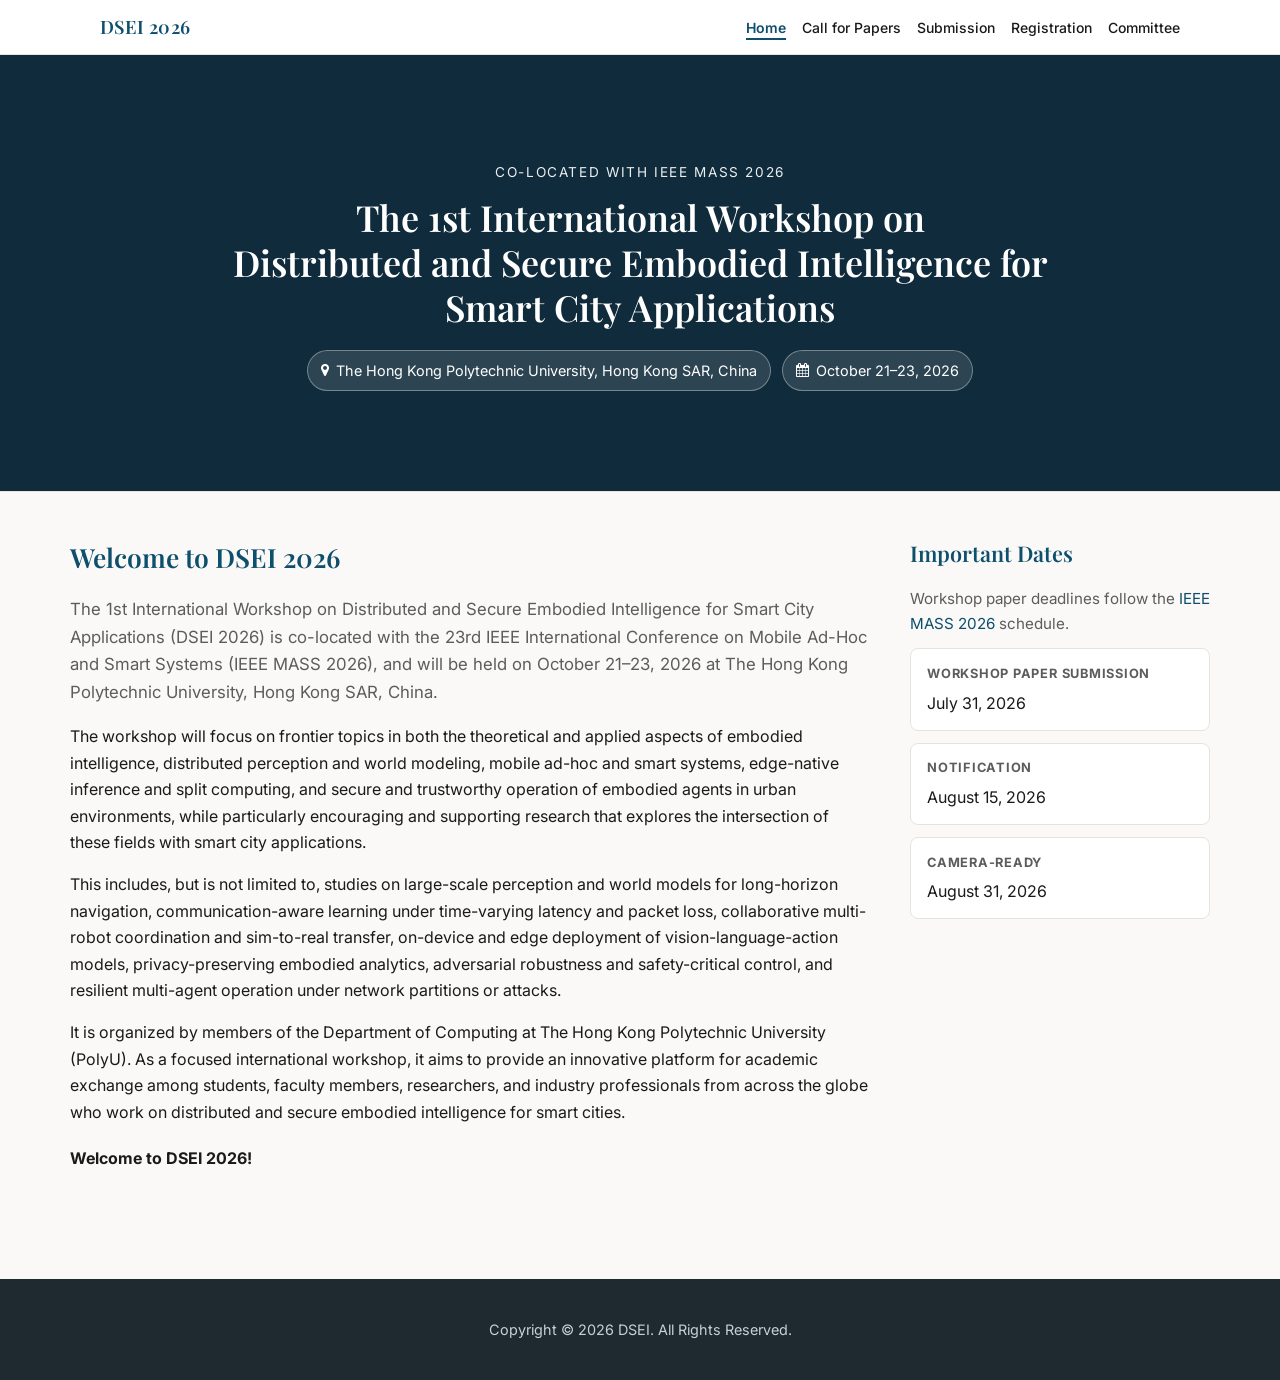
<file: index.html>
<!DOCTYPE html>
<html lang="en">
<head>
    <meta charset="utf-8">
    <meta name="viewport" content="width=device-width, initial-scale=1.0">
    <meta name="description" content="DSEI 2026 — The 1st International Workshop on Distributed and Secure Embodied Intelligence for Smart City Applications, co-located with IEEE MASS 2026.">
    <meta name="keywords" content="DSEI 2026, IEEE MASS, Embodied Intelligence, Smart City, Edge AI, Mobile Ad-Hoc Networks, PolyU">
    <title>DSEI 2026 | Home</title>
    <link rel="preconnect" href="https://fonts.googleapis.com">
    <link rel="preconnect" href="https://fonts.gstatic.com" crossorigin>
    <link href="https://fonts.googleapis.com/css2?family=Inter:wght@300;400;500;600;700&family=Playfair+Display:ital,wght@0,500;0,600;0,700;1,500&display=swap" rel="stylesheet">
    <link rel="stylesheet" href="https://cdnjs.cloudflare.com/ajax/libs/font-awesome/4.7.0/css/font-awesome.min.css" integrity="sha512-SfTiTlX6kk+qcp1LVZCOMMf9vYdYUR8PP4NpKGXXN1nviwr1V6S16ctzsInVVBdyJ/44b/PACKGhFOyWWtN5kw==" crossorigin="anonymous" referrerpolicy="no-referrer">
    <link rel="stylesheet" href="dsei.css">
</head>
<body>
    <header id="header">
        <div class="inner">
            <div class="brand">
                <a href="index.html"><strong>DSEI 2026</strong></a>
            </div>
            <button class="mobile-toggle" type="button" aria-label="Toggle menu" onclick="document.querySelector('.main-nav').classList.toggle('open')">
                <svg class="mobile-toggle-icon" width="24" height="24" viewBox="0 0 24 24" aria-hidden="true" focusable="false">
                    <circle cx="5" cy="12" r="2.5" fill="#111111"/>
                    <circle cx="12" cy="12" r="2.5" fill="#111111"/>
                    <circle cx="19" cy="12" r="2.5" fill="#111111"/>
                </svg>
            </button>
            <nav class="main-nav">
                <ul>
                    <li><a href="index.html" class="active">Home</a></li>
                    <li><a href="cfp.html">Call for Papers</a></li>
                    <li><a href="submission.html">Submission</a></li>
                    <li><a href="registration.html">Registration</a></li>
                    <li><a href="committee.html">Committee</a></li>
                </ul>
            </nav>
        </div>
    </header>

    <section id="hero">
        <div class="hero-inner">
            <p class="hero-kicker">Co-located with IEEE MASS 2026</p>
            <h1>The 1st International Workshop on<br>Distributed and Secure Embodied Intelligence for Smart City Applications</h1>
            <div class="hero-badges">
                <span class="hero-badge"><i class="fa fa-map-marker"></i> The Hong Kong Polytechnic University, Hong Kong SAR, China</span>
                <span class="hero-badge"><i class="fa fa-calendar"></i> October 21–23, 2026</span>
            </div>
        </div>
    </section>

    <main>
        <div class="main-layout">
            <div class="main-primary">
                <section id="home">
                    <div class="container">
                        <h2>Welcome to DSEI 2026</h2>
                        <p class="lead">
                            The 1st International Workshop on Distributed and Secure Embodied Intelligence for Smart City Applications (DSEI 2026) is co-located with the 23rd IEEE International Conference on Mobile Ad-Hoc and Smart Systems (IEEE MASS 2026), and will be held on October 21–23, 2026 at The Hong Kong Polytechnic University, Hong Kong SAR, China.
                        </p>
                        <p>
                            The workshop will focus on frontier topics in both the theoretical and applied aspects of embodied intelligence, distributed perception and world modeling, mobile ad-hoc and smart systems, edge-native inference and split computing, and secure and trustworthy operation of embodied agents in urban environments, while particularly encouraging and supporting research that explores the intersection of these fields with smart city applications.
                        </p>
                        <p>
                            This includes, but is not limited to, studies on large-scale perception and world models for long-horizon navigation, communication-aware learning under time-varying latency and packet loss, collaborative multi-robot coordination and sim-to-real transfer, on-device and edge deployment of vision-language-action models, privacy-preserving embodied analytics, adversarial robustness and safety-critical control, and resilient multi-agent operation under network partitions or attacks.
                        </p>
                        <p>
                            It is organized by members of the Department of Computing at The Hong Kong Polytechnic University (PolyU). As a focused international workshop, it aims to provide an innovative platform for academic exchange among students, faculty members, researchers, and industry professionals from across the globe who work on distributed and secure embodied intelligence for smart cities.
                        </p>
                        <p style="margin-top: 1.25rem;"><strong>Welcome to DSEI 2026!</strong></p>
                    </div>
                </section>
            </div>

            <aside class="main-sidebar" aria-labelledby="dates-heading">
                <section id="dates" class="dates-sidebar-section">
                    <div class="container">
                        <h2 id="dates-heading">Important Dates</h2>
                        <p class="lead">Workshop paper deadlines follow the <a href="https://mass-conf.github.io/2026/index.html">IEEE MASS 2026</a> schedule.</p>
                        <div class="dates-grid">
                            <div class="date-item">
                                <strong>Workshop paper submission</strong>
                                July 31, 2026
                            </div>
                            <div class="date-item">
                                <strong>Notification</strong>
                                August 15, 2026
                            </div>
                            <div class="date-item">
                                <strong>Camera-ready</strong>
                                August 31, 2026
                            </div>
                        </div>
                    </div>
                </section>
            </aside>
        </div>
    </main>

    <footer>
        <div class="container">
            <p>Copyright © 2026 DSEI.  All Rights Reserved.</p>
        </div>
    </footer>

    <script>
        (function () {
            var nav = document.querySelector('.main-nav');
            nav.querySelectorAll('a').forEach(function (a) {
                a.addEventListener('click', function () {
                    if (window.innerWidth <= 900) nav.classList.remove('open');
                });
            });
        })();
    </script>
</body>
</html>
</file>
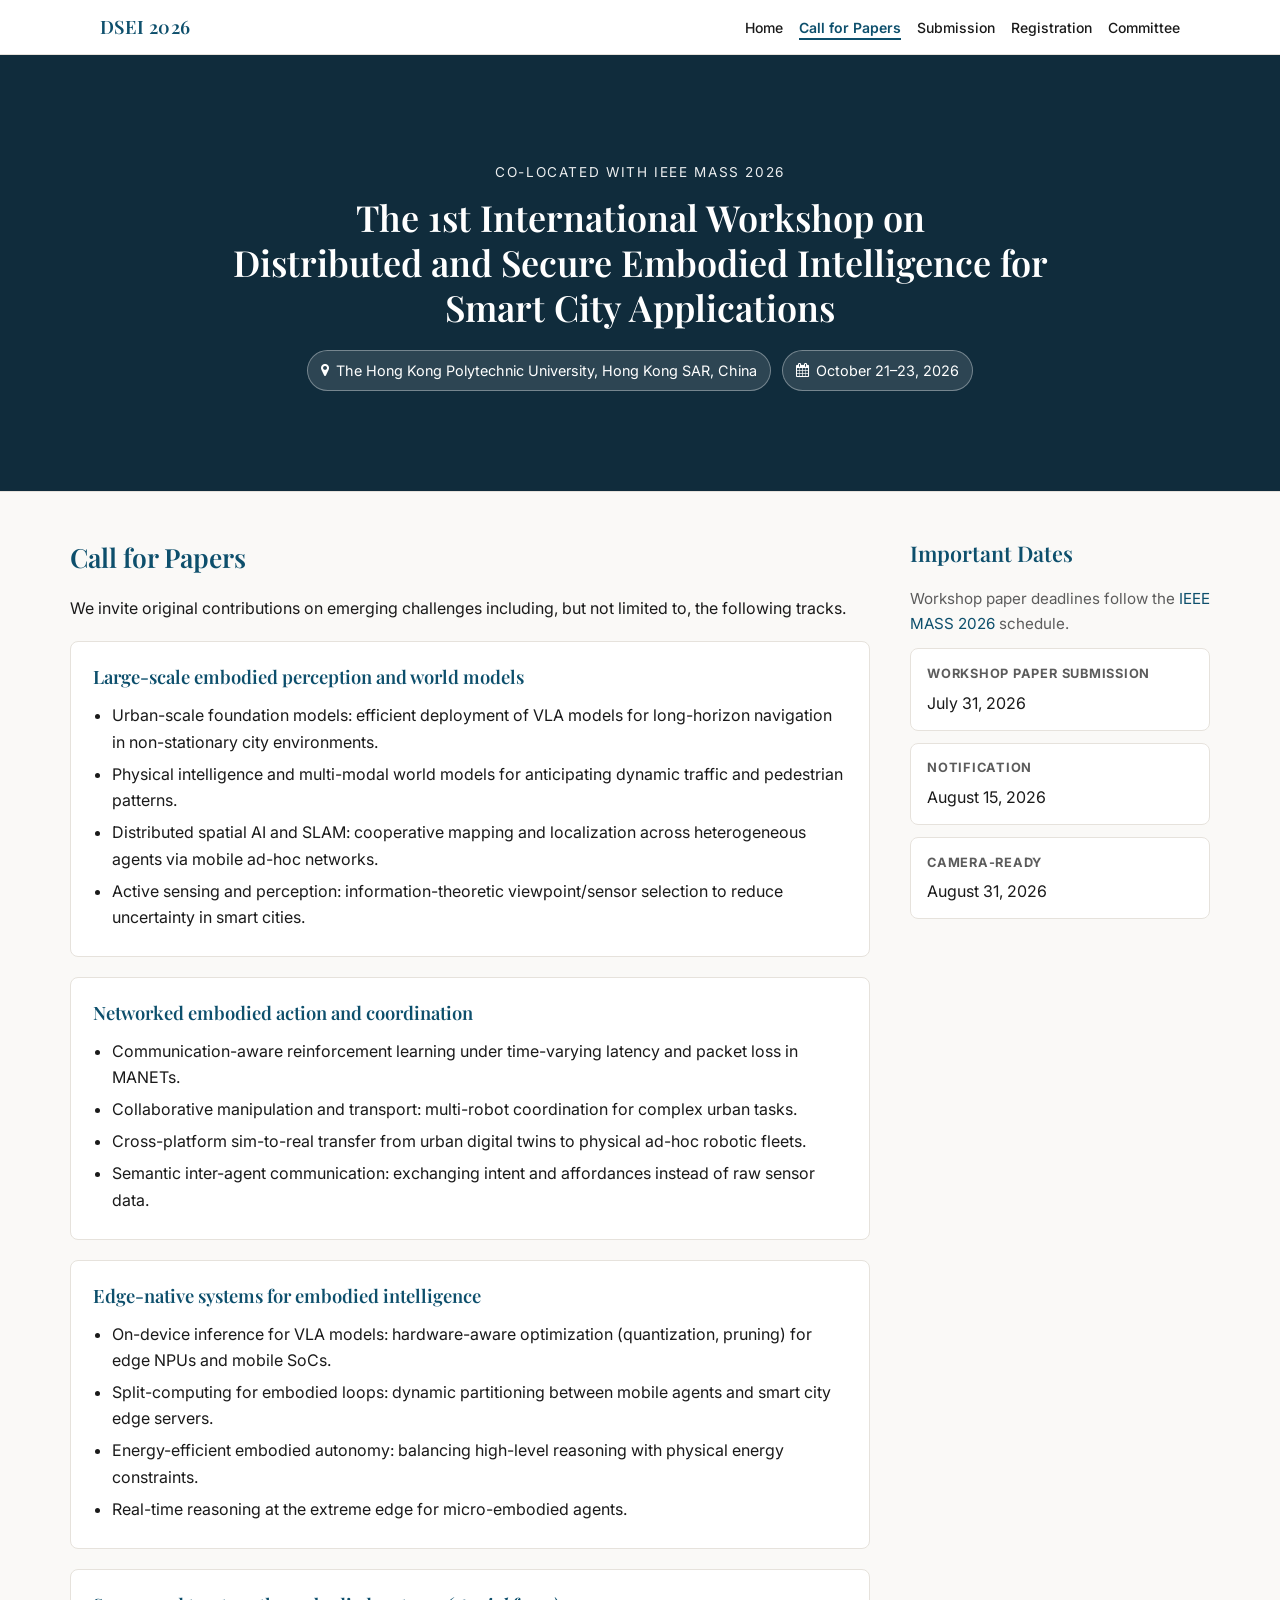
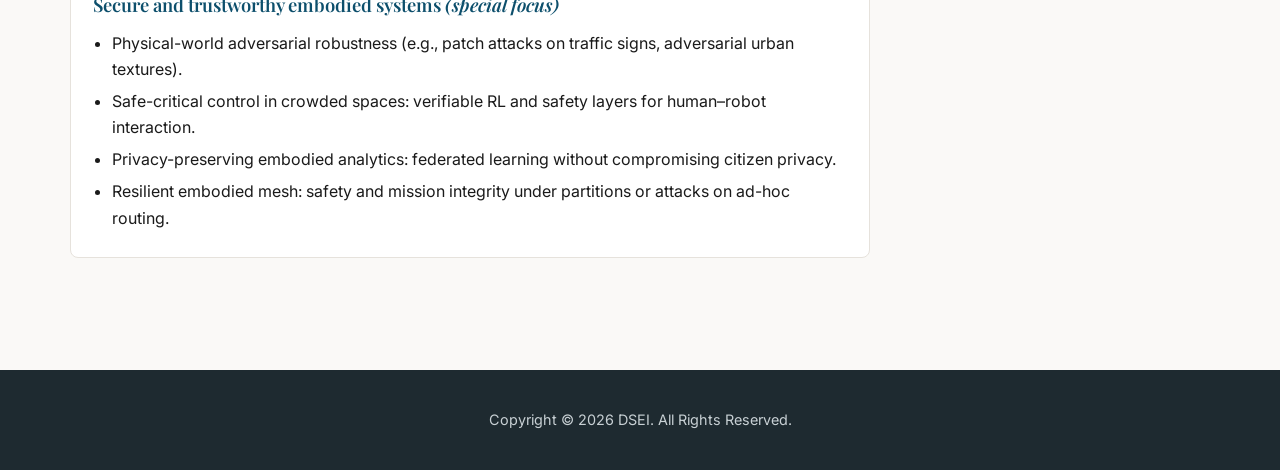
<file: cfp.html>
<!DOCTYPE html>
<html lang="en">
<head>
    <meta charset="utf-8">
    <meta name="viewport" content="width=device-width, initial-scale=1.0">
    <meta name="description" content="DSEI 2026 — Call for Papers.">
    <title>DSEI 2026 | Call for Papers</title>
    <link rel="preconnect" href="https://fonts.googleapis.com">
    <link rel="preconnect" href="https://fonts.gstatic.com" crossorigin>
    <link href="https://fonts.googleapis.com/css2?family=Inter:wght@300;400;500;600;700&family=Playfair+Display:ital,wght@0,500;0,600;0,700;1,500&display=swap" rel="stylesheet">
    <link rel="stylesheet" href="https://cdnjs.cloudflare.com/ajax/libs/font-awesome/4.7.0/css/font-awesome.min.css" integrity="sha512-SfTiTlX6kk+qcp1LVZCOMMf9vYdYUR8PP4NpKGXXN1nviwr1V6S16ctzsInVVBdyJ/44b/PACKGhFOyWWtN5kw==" crossorigin="anonymous" referrerpolicy="no-referrer">
    <link rel="stylesheet" href="dsei.css">
</head>
<body>
    <header id="header">
        <div class="inner">
            <div class="brand">
                <a href="index.html"><strong>DSEI 2026</strong></a>
            </div>
            <button class="mobile-toggle" type="button" aria-label="Toggle menu" onclick="document.querySelector('.main-nav').classList.toggle('open')">
                <svg class="mobile-toggle-icon" width="24" height="24" viewBox="0 0 24 24" aria-hidden="true" focusable="false">
                    <circle cx="5" cy="12" r="2.5" fill="#111111"/>
                    <circle cx="12" cy="12" r="2.5" fill="#111111"/>
                    <circle cx="19" cy="12" r="2.5" fill="#111111"/>
                </svg>
            </button>
            <nav class="main-nav">
                <ul>
                    <li><a href="index.html">Home</a></li>
                    <li><a href="cfp.html" class="active">Call for Papers</a></li>
                    <li><a href="submission.html">Submission</a></li>
                    <li><a href="registration.html">Registration</a></li>
                    <li><a href="committee.html">Committee</a></li>
                </ul>
            </nav>
        </div>
    </header>

    <section id="hero">
        <div class="hero-inner">
            <p class="hero-kicker">Co-located with IEEE MASS 2026</p>
            <h1>The 1st International Workshop on<br>Distributed and Secure Embodied Intelligence for Smart City Applications</h1>
            <div class="hero-badges">
                <span class="hero-badge"><i class="fa fa-map-marker"></i> The Hong Kong Polytechnic University, Hong Kong SAR, China</span>
                <span class="hero-badge"><i class="fa fa-calendar"></i> October 21–23, 2026</span>
            </div>
        </div>
    </section>

    <main>
        <div class="main-layout">
            <div class="main-primary">
                <section id="cfp">
                    <div class="container">
                        <h2>Call for Papers</h2>
                        <p>
                            We invite original contributions on emerging challenges including, but not limited to, the following tracks.
                        </p>

                        <div class="track card">
                            <h3>Large-scale embodied perception and world models</h3>
                            <ul class="clean">
                                <li>Urban-scale foundation models: efficient deployment of VLA models for long-horizon navigation in non-stationary city environments.</li>
                                <li>Physical intelligence and multi-modal world models for anticipating dynamic traffic and pedestrian patterns.</li>
                                <li>Distributed spatial AI and SLAM: cooperative mapping and localization across heterogeneous agents via mobile ad-hoc networks.</li>
                                <li>Active sensing and perception: information-theoretic viewpoint/sensor selection to reduce uncertainty in smart cities.</li>
                            </ul>
                        </div>

                        <div class="track card">
                            <h3>Networked embodied action and coordination</h3>
                            <ul class="clean">
                                <li>Communication-aware reinforcement learning under time-varying latency and packet loss in MANETs.</li>
                                <li>Collaborative manipulation and transport: multi-robot coordination for complex urban tasks.</li>
                                <li>Cross-platform sim-to-real transfer from urban digital twins to physical ad-hoc robotic fleets.</li>
                                <li>Semantic inter-agent communication: exchanging intent and affordances instead of raw sensor data.</li>
                            </ul>
                        </div>

                        <div class="track card">
                            <h3>Edge-native systems for embodied intelligence</h3>
                            <ul class="clean">
                                <li>On-device inference for VLA models: hardware-aware optimization (quantization, pruning) for edge NPUs and mobile SoCs.</li>
                                <li>Split-computing for embodied loops: dynamic partitioning between mobile agents and smart city edge servers.</li>
                                <li>Energy-efficient embodied autonomy: balancing high-level reasoning with physical energy constraints.</li>
                                <li>Real-time reasoning at the extreme edge for micro-embodied agents.</li>
                            </ul>
                        </div>

                        <div class="track card">
                            <h3>Secure and trustworthy embodied systems <em>(special focus)</em></h3>
                            <ul class="clean">
                                <li>Physical-world adversarial robustness (e.g., patch attacks on traffic signs, adversarial urban textures).</li>
                                <li>Safe-critical control in crowded spaces: verifiable RL and safety layers for human–robot interaction.</li>
                                <li>Privacy-preserving embodied analytics: federated learning without compromising citizen privacy.</li>
                                <li>Resilient embodied mesh: safety and mission integrity under partitions or attacks on ad-hoc routing.</li>
                            </ul>
                        </div>
                    </div>
                </section>
            </div>

            <aside class="main-sidebar" aria-labelledby="dates-heading">
                <section id="dates" class="dates-sidebar-section">
                    <div class="container">
                        <h2 id="dates-heading">Important Dates</h2>
                        <p class="lead">Workshop paper deadlines follow the <a href="https://mass-conf.github.io/2026/index.html">IEEE MASS 2026</a> schedule.</p>
                        <div class="dates-grid">
                            <div class="date-item">
                                <strong>Workshop paper submission</strong>
                                July 31, 2026
                            </div>
                            <div class="date-item">
                                <strong>Notification</strong>
                                August 15, 2026
                            </div>
                            <div class="date-item">
                                <strong>Camera-ready</strong>
                                August 31, 2026
                            </div>
                        </div>
                    </div>
                </section>
            </aside>
        </div>
    </main>

    <footer>
        <div class="container">
            <p>Copyright © 2026 DSEI.  All Rights Reserved.</p>
        </div>
    </footer>

    <script>
        (function () {
            var nav = document.querySelector('.main-nav');
            nav.querySelectorAll('a').forEach(function (a) {
                a.addEventListener('click', function () {
                    if (window.innerWidth <= 900) nav.classList.remove('open');
                });
            });
        })();
    </script>
</body>
</html>
</file>
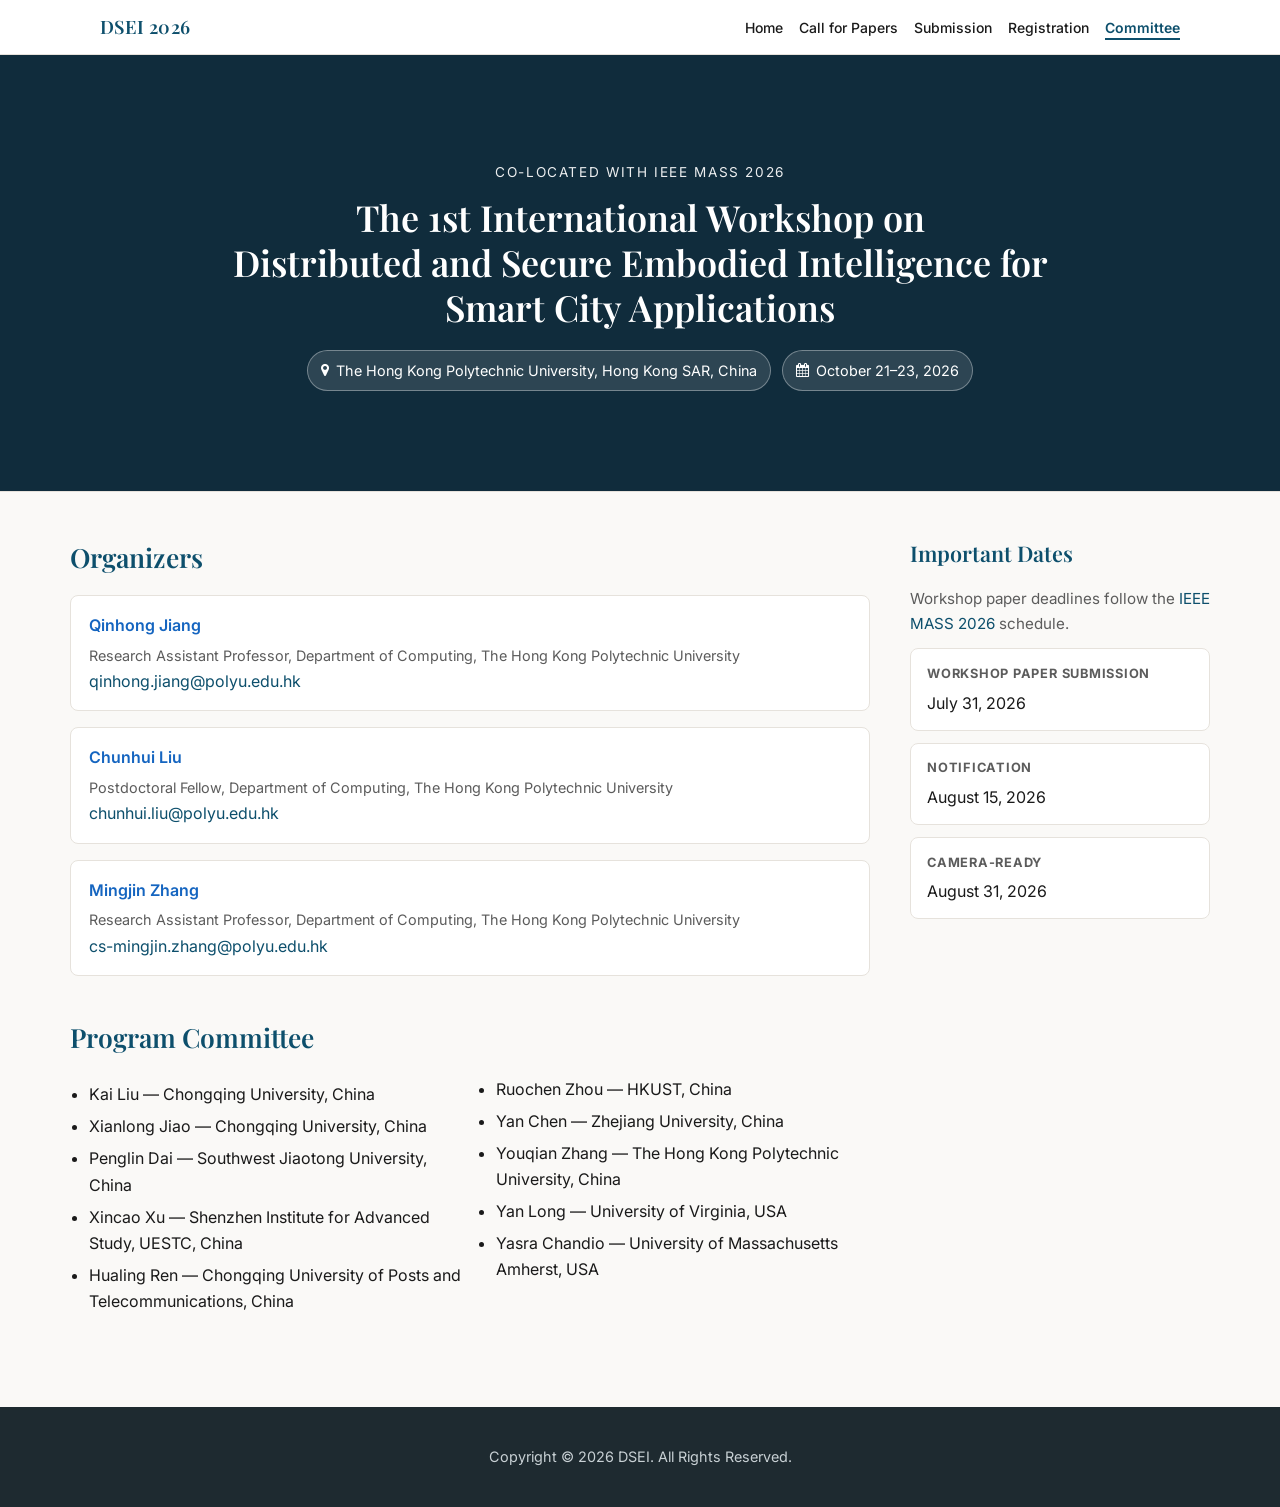
<file: committee.html>
<!DOCTYPE html>
<html lang="en">
<head>
    <meta charset="utf-8">
    <meta name="viewport" content="width=device-width, initial-scale=1.0">
    <meta name="description" content="DSEI 2026 — Organizers and Program Committee.">
    <title>DSEI 2026 | Committee</title>
    <link rel="preconnect" href="https://fonts.googleapis.com">
    <link rel="preconnect" href="https://fonts.gstatic.com" crossorigin>
    <link href="https://fonts.googleapis.com/css2?family=Inter:wght@300;400;500;600;700&family=Playfair+Display:ital,wght@0,500;0,600;0,700;1,500&display=swap" rel="stylesheet">
    <link rel="stylesheet" href="https://cdnjs.cloudflare.com/ajax/libs/font-awesome/4.7.0/css/font-awesome.min.css" integrity="sha512-SfTiTlX6kk+qcp1LVZCOMMf9vYdYUR8PP4NpKGXXN1nviwr1V6S16ctzsInVVBdyJ/44b/PACKGhFOyWWtN5kw==" crossorigin="anonymous" referrerpolicy="no-referrer">
    <link rel="stylesheet" href="dsei.css">
</head>
<body>
    <header id="header">
        <div class="inner">
            <div class="brand">
                <a href="index.html"><strong>DSEI 2026</strong></a>
            </div>
            <button class="mobile-toggle" type="button" aria-label="Toggle menu" onclick="document.querySelector('.main-nav').classList.toggle('open')">
                <svg class="mobile-toggle-icon" width="24" height="24" viewBox="0 0 24 24" aria-hidden="true" focusable="false">
                    <circle cx="5" cy="12" r="2.5" fill="#111111"/>
                    <circle cx="12" cy="12" r="2.5" fill="#111111"/>
                    <circle cx="19" cy="12" r="2.5" fill="#111111"/>
                </svg>
            </button>
            <nav class="main-nav">
                <ul>
                    <li><a href="index.html">Home</a></li>
                    <li><a href="cfp.html">Call for Papers</a></li>
                    <li><a href="submission.html">Submission</a></li>
                    <li><a href="registration.html">Registration</a></li>
                    <li><a href="committee.html" class="active">Committee</a></li>
                </ul>
            </nav>
        </div>
    </header>

    <section id="hero">
        <div class="hero-inner">
            <p class="hero-kicker">Co-located with IEEE MASS 2026</p>
            <h1>The 1st International Workshop on<br>Distributed and Secure Embodied Intelligence for Smart City Applications</h1>
            <div class="hero-badges">
                <span class="hero-badge"><i class="fa fa-map-marker"></i> The Hong Kong Polytechnic University, Hong Kong SAR, China</span>
                <span class="hero-badge"><i class="fa fa-calendar"></i> October 21–23, 2026</span>
            </div>
        </div>
    </section>

    <main>
        <div class="main-layout">
            <div class="main-primary">
                <section id="committee">
                    <div class="container">
                        <h2>Organizers</h2>
                        <div class="people-grid">
                            <div class="person">
                                <a class="person-name" href="https://jackjiang313.github.io/" rel="noopener noreferrer">Qinhong Jiang</a>
                                <span class="meta">Research Assistant Professor, Department of Computing, The Hong Kong Polytechnic University</span><br>
                                <a href="mailto:qinhong.jiang@polyu.edu.hk">qinhong.jiang@polyu.edu.hk</a>
                            </div>
                            <div class="person">
                                <a class="person-name" href="https://chhliu0302.github.io/" rel="noopener noreferrer">Chunhui Liu</a>
                                <span class="meta">Postdoctoral Fellow, Department of Computing, The Hong Kong Polytechnic University</span><br>
                                <a href="mailto:chunhui.liu@polyu.edu.hk">chunhui.liu@polyu.edu.hk</a>
                            </div>
                            <div class="person">
                                <a class="person-name" href="https://www.polyu.edu.hk/comp/people/academic-staff/dr-zhang-mingjin/" rel="noopener noreferrer">Mingjin Zhang</a>
                                <span class="meta">Research Assistant Professor, Department of Computing, The Hong Kong Polytechnic University</span><br>
                                <a href="mailto:cs-mingjin.zhang@polyu.edu.hk">cs-mingjin.zhang@polyu.edu.hk</a>
                            </div>
                        </div>
                        <h2 style="margin-top: 2.5rem;">Program Committee</h2>
                        <ul class="pc-list clean">
                            <li>Kai Liu — Chongqing University, China</li>
                            <li>Xianlong Jiao — Chongqing University, China</li>
                            <li>Penglin Dai — Southwest Jiaotong University, China</li>
                            <li>Xincao Xu — Shenzhen Institute for Advanced Study, UESTC, China</li>
                            <li>Hualing Ren — Chongqing University of Posts and Telecommunications, China</li>
                            <li>Ruochen Zhou — HKUST, China</li>
                            <li>Yan Chen — Zhejiang University, China</li>
                            <li>Youqian Zhang — The Hong Kong Polytechnic University, China</li>
                            <li>Yan Long — University of Virginia, USA</li>
                            <li>Yasra Chandio — University of Massachusetts Amherst, USA</li>
                        </ul>
                    </div>
                </section>
            </div>

            <aside class="main-sidebar" aria-labelledby="dates-heading">
                <section id="dates" class="dates-sidebar-section">
                    <div class="container">
                        <h2 id="dates-heading">Important Dates</h2>
                        <p class="lead">Workshop paper deadlines follow the <a href="https://mass-conf.github.io/2026/index.html">IEEE MASS 2026</a> schedule.</p>
                        <div class="dates-grid">
                            <div class="date-item">
                                <strong>Workshop paper submission</strong>
                                July 31, 2026
                            </div>
                            <div class="date-item">
                                <strong>Notification</strong>
                                August 15, 2026
                            </div>
                            <div class="date-item">
                                <strong>Camera-ready</strong>
                                August 31, 2026
                            </div>
                        </div>
                    </div>
                </section>
            </aside>
        </div>
    </main>

    <footer>
        <div class="container">
            <p>Copyright © 2026 DSEI.  All Rights Reserved.</p>
        </div>
    </footer>

    <script>
        (function () {
            var nav = document.querySelector('.main-nav');
            nav.querySelectorAll('a').forEach(function (a) {
                a.addEventListener('click', function () {
                    if (window.innerWidth <= 900) nav.classList.remove('open');
                });
            });
        })();
    </script>
</body>
</html>
</file>
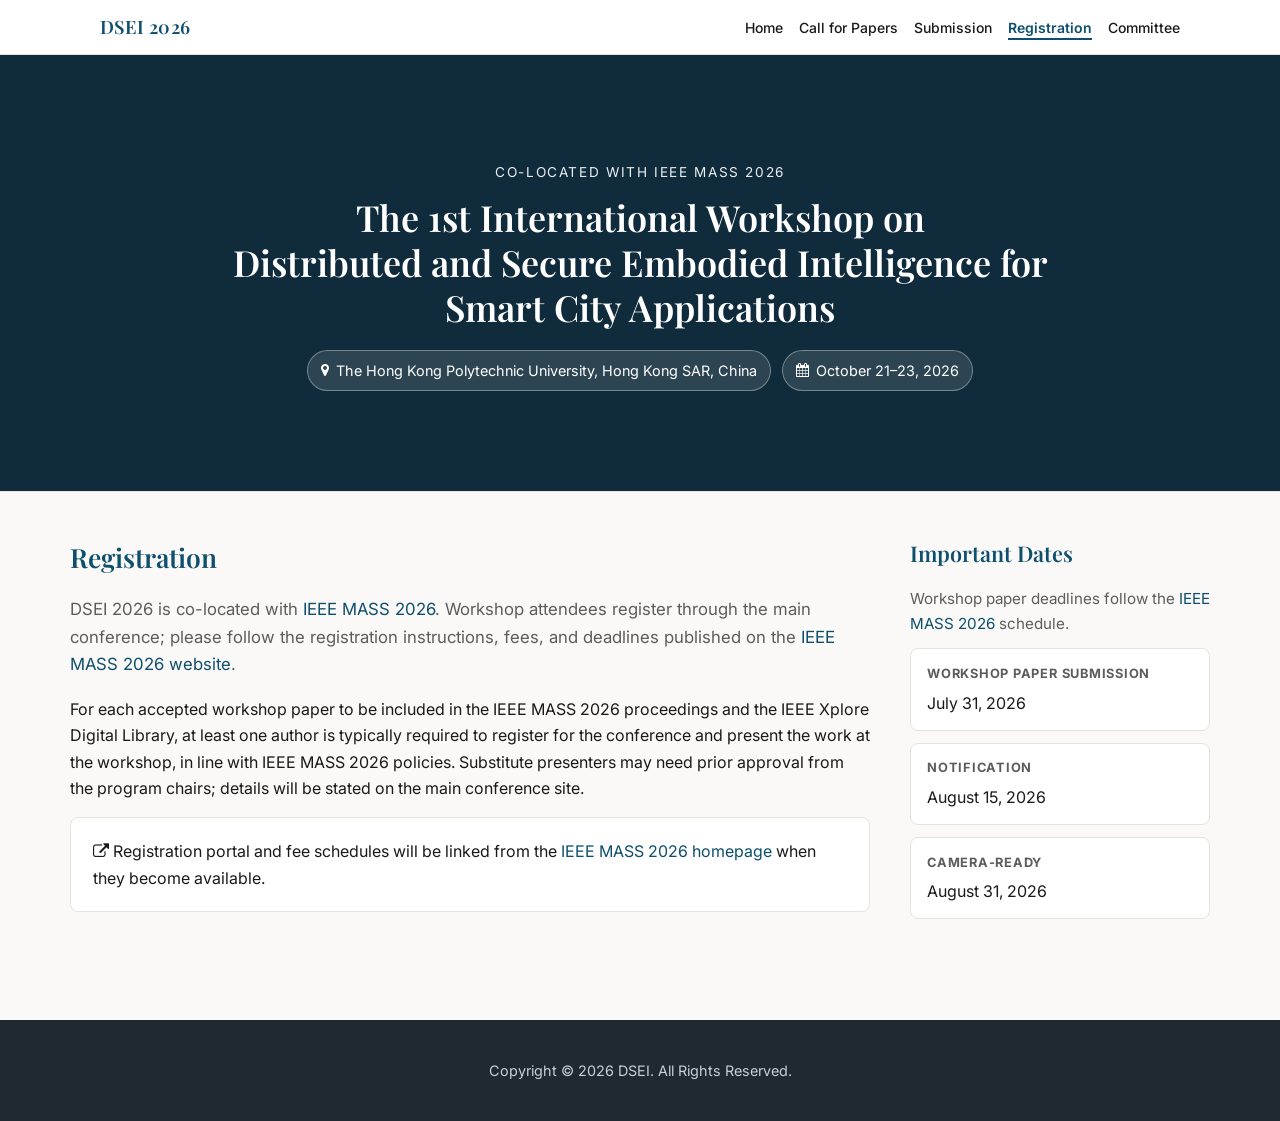
<file: registration.html>
<!DOCTYPE html>
<html lang="en">
<head>
    <meta charset="utf-8">
    <meta name="viewport" content="width=device-width, initial-scale=1.0">
    <meta name="description" content="DSEI 2026 — Registration.">
    <title>DSEI 2026 | Registration</title>
    <link rel="preconnect" href="https://fonts.googleapis.com">
    <link rel="preconnect" href="https://fonts.gstatic.com" crossorigin>
    <link href="https://fonts.googleapis.com/css2?family=Inter:wght@300;400;500;600;700&family=Playfair+Display:ital,wght@0,500;0,600;0,700;1,500&display=swap" rel="stylesheet">
    <link rel="stylesheet" href="https://cdnjs.cloudflare.com/ajax/libs/font-awesome/4.7.0/css/font-awesome.min.css" integrity="sha512-SfTiTlX6kk+qcp1LVZCOMMf9vYdYUR8PP4NpKGXXN1nviwr1V6S16ctzsInVVBdyJ/44b/PACKGhFOyWWtN5kw==" crossorigin="anonymous" referrerpolicy="no-referrer">
    <link rel="stylesheet" href="dsei.css">
</head>
<body>
    <header id="header">
        <div class="inner">
            <div class="brand">
                <a href="index.html"><strong>DSEI 2026</strong></a>
            </div>
            <button class="mobile-toggle" type="button" aria-label="Toggle menu" onclick="document.querySelector('.main-nav').classList.toggle('open')">
                <svg class="mobile-toggle-icon" width="24" height="24" viewBox="0 0 24 24" aria-hidden="true" focusable="false">
                    <circle cx="5" cy="12" r="2.5" fill="#111111"/>
                    <circle cx="12" cy="12" r="2.5" fill="#111111"/>
                    <circle cx="19" cy="12" r="2.5" fill="#111111"/>
                </svg>
            </button>
            <nav class="main-nav">
                <ul>
                    <li><a href="index.html">Home</a></li>
                    <li><a href="cfp.html">Call for Papers</a></li>
                    <li><a href="submission.html">Submission</a></li>
                    <li><a href="registration.html" class="active">Registration</a></li>
                    <li><a href="committee.html">Committee</a></li>
                </ul>
            </nav>
        </div>
    </header>

    <section id="hero">
        <div class="hero-inner">
            <p class="hero-kicker">Co-located with IEEE MASS 2026</p>
            <h1>The 1st International Workshop on<br>Distributed and Secure Embodied Intelligence for Smart City Applications</h1>
            <div class="hero-badges">
                <span class="hero-badge"><i class="fa fa-map-marker"></i> The Hong Kong Polytechnic University, Hong Kong SAR, China</span>
                <span class="hero-badge"><i class="fa fa-calendar"></i> October 21–23, 2026</span>
            </div>
        </div>
    </section>

    <main>
        <div class="main-layout">
            <div class="main-primary">
                <section id="registration">
                    <div class="container">
                        <h2>Registration</h2>
                        <p class="lead">
                            DSEI 2026 is co-located with <a href="https://mass-conf.github.io/2026/index.html">IEEE MASS 2026</a>. Workshop attendees register through the main conference; please follow the registration instructions, fees, and deadlines published on the <a href="https://mass-conf.github.io/2026/index.html">IEEE MASS 2026 website</a>.
                        </p>
                        <p>
                            For each accepted workshop paper to be included in the IEEE MASS 2026 proceedings and the IEEE Xplore Digital Library, at least one author is typically required to register for the conference and present the work at the workshop, in line with IEEE MASS 2026 policies. Substitute presenters may need prior approval from the program chairs; details will be stated on the main conference site.
                        </p>
                        <div class="card" style="margin-top: 1rem;">
                            <p style="margin: 0;">
                                <strong><i class="fa fa-external-link" aria-hidden="true"></i></strong>
                                Registration portal and fee schedules will be linked from the <a href="https://mass-conf.github.io/2026/index.html">IEEE MASS 2026 homepage</a> when they become available.
                            </p>
                        </div>
                    </div>
                </section>
            </div>

            <aside class="main-sidebar" aria-labelledby="dates-heading">
                <section id="dates" class="dates-sidebar-section">
                    <div class="container">
                        <h2 id="dates-heading">Important Dates</h2>
                        <p class="lead">Workshop paper deadlines follow the <a href="https://mass-conf.github.io/2026/index.html">IEEE MASS 2026</a> schedule.</p>
                        <div class="dates-grid">
                            <div class="date-item">
                                <strong>Workshop paper submission</strong>
                                July 31, 2026
                            </div>
                            <div class="date-item">
                                <strong>Notification</strong>
                                August 15, 2026
                            </div>
                            <div class="date-item">
                                <strong>Camera-ready</strong>
                                August 31, 2026
                            </div>
                        </div>
                    </div>
                </section>
            </aside>
        </div>
    </main>

    <footer>
        <div class="container">
            <p>Copyright © 2026 DSEI.  All Rights Reserved.</p>
        </div>
    </footer>

    <script>
        (function () {
            var nav = document.querySelector('.main-nav');
            nav.querySelectorAll('a').forEach(function (a) {
                a.addEventListener('click', function () {
                    if (window.innerWidth <= 900) nav.classList.remove('open');
                });
            });
        })();
    </script>
</body>
</html>
</file>
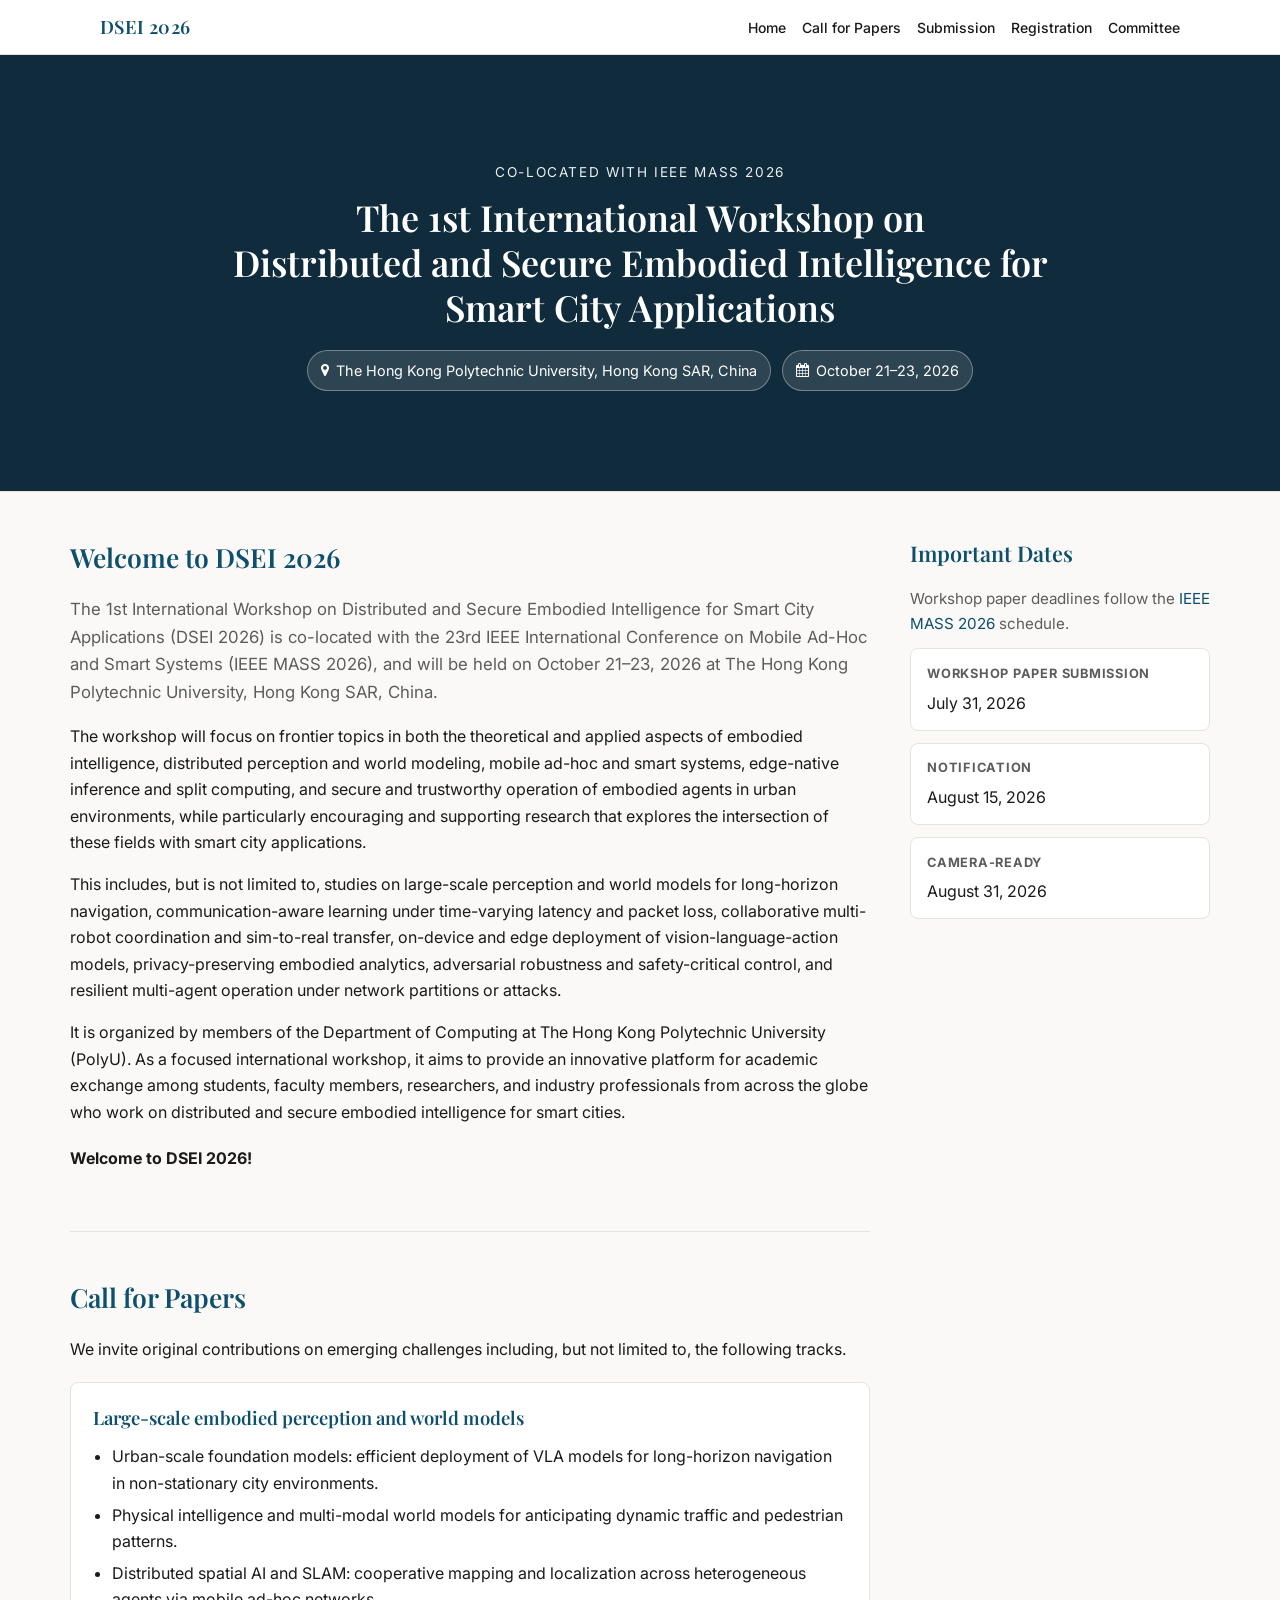
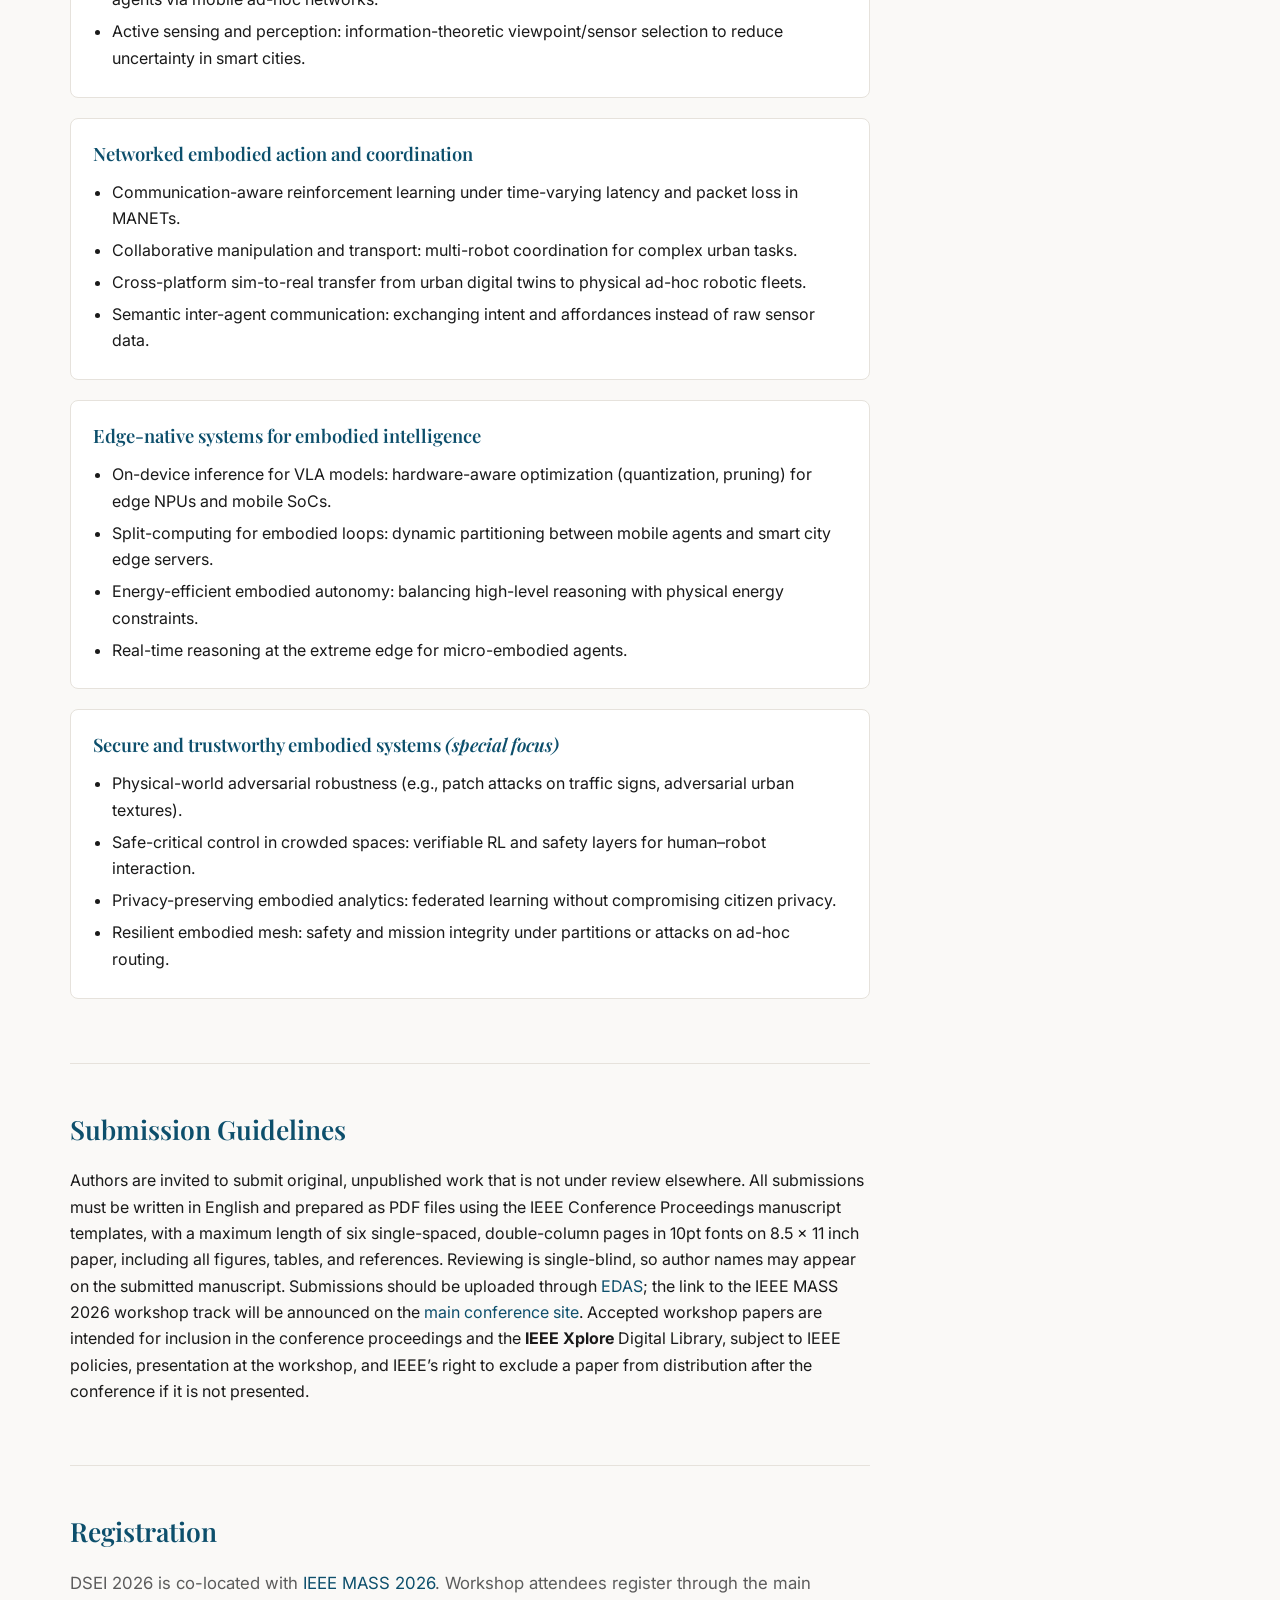
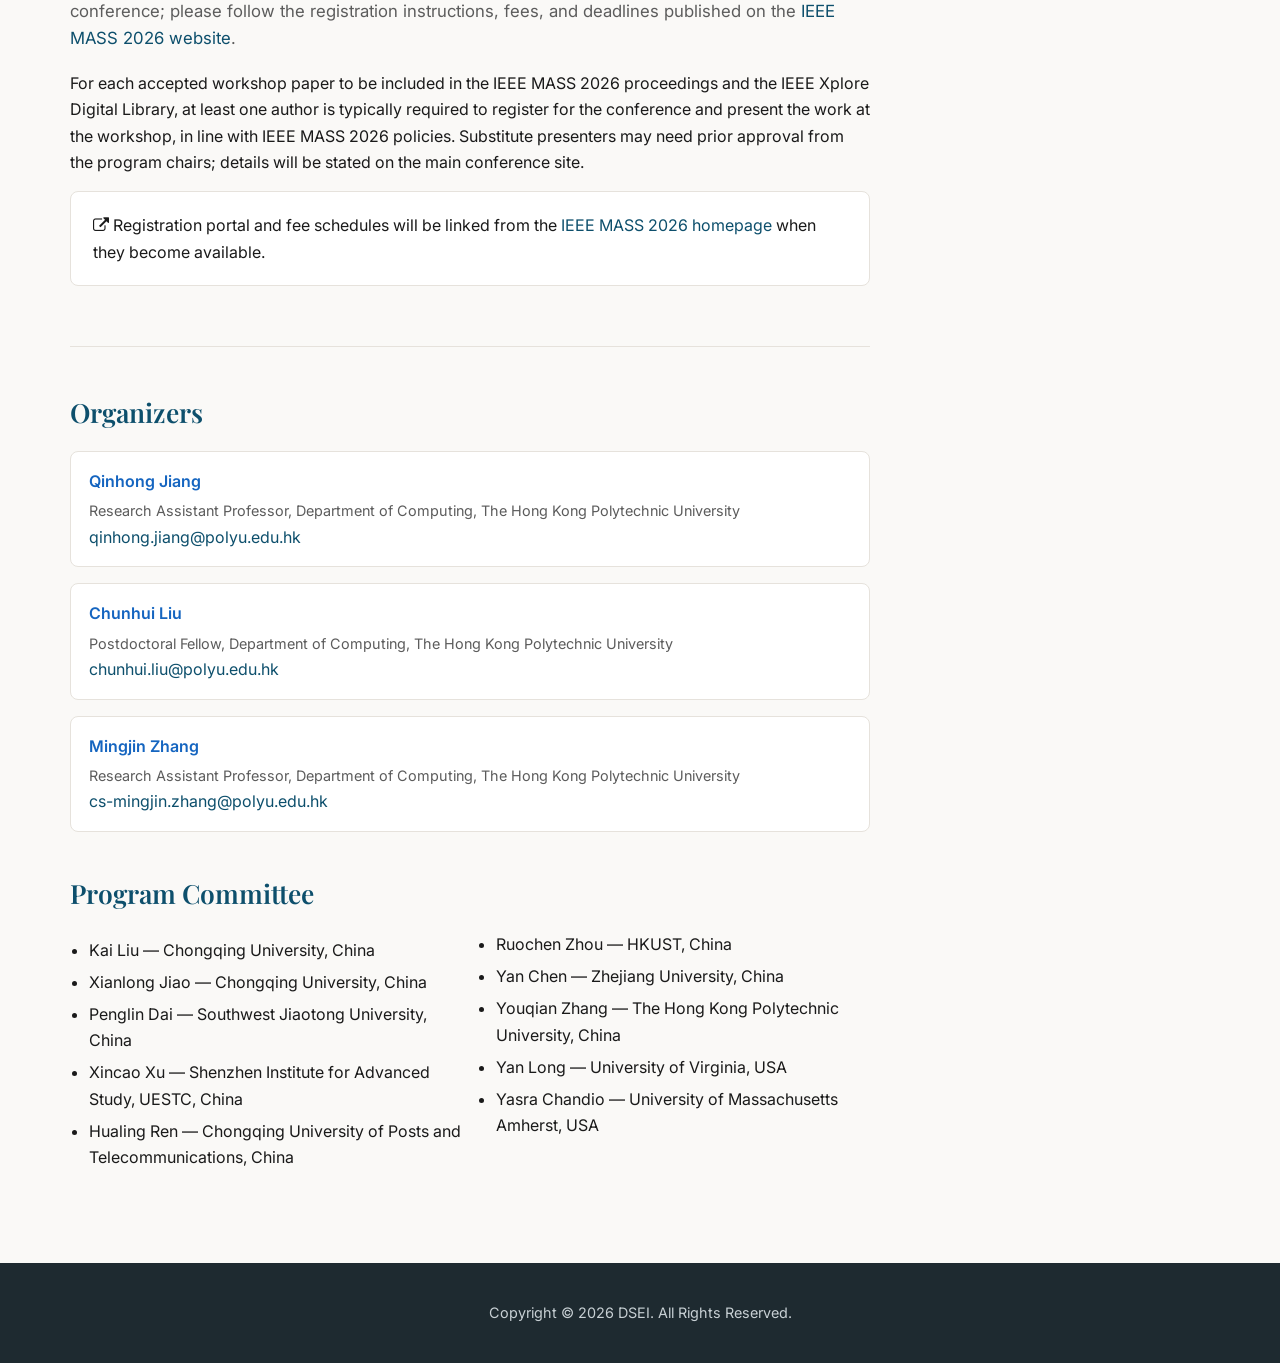
<file: single-page.html>
<!DOCTYPE html>
<html lang="en">
<head>
    <meta charset="utf-8">
    <meta name="viewport" content="width=device-width, initial-scale=1.0">
    <meta name="description" content="DSEI 2026 — The 1st International Workshop on Distributed and Secure Embodied Intelligence for Smart City Applications, co-located with IEEE MASS 2026.">
    <meta name="keywords" content="DSEI 2026, IEEE MASS, Embodied Intelligence, Smart City, Edge AI, Mobile Ad-Hoc Networks, PolyU">
    <title>DSEI 2026 | Distributed and Secure Embodied Intelligence for Smart City Applications</title>
    <link rel="preconnect" href="https://fonts.googleapis.com">
    <link rel="preconnect" href="https://fonts.gstatic.com" crossorigin>
    <link href="https://fonts.googleapis.com/css2?family=Inter:wght@300;400;500;600;700&family=Playfair+Display:ital,wght@0,500;0,600;0,700;1,500&display=swap" rel="stylesheet">
    <link rel="stylesheet" href="https://cdnjs.cloudflare.com/ajax/libs/font-awesome/4.7.0/css/font-awesome.min.css" integrity="sha512-SfTiTlX6kk+qcp1LVZCOMMf9vYdYUR8PP4NpKGXXN1nviwr1V6S16ctzsInVVBdyJ/44b/PACKGhFOyWWtN5kw==" crossorigin="anonymous" referrerpolicy="no-referrer">
    <style>
        :root {
            --bg: #faf9f7;
            --surface: #ffffff;
            --text: #1a1a1a;
            --muted: #5c5c5c;
            --accent: #0d4f6c;
            --accent-soft: #e8f2f6;
            --border: #e6e2dc;
            --hero-overlay: rgba(13, 40, 55, 0.72);
        }
        * { box-sizing: border-box; }
        html { scroll-behavior: smooth; }
        body {
            margin: 0;
            font-family: "Inter", system-ui, sans-serif;
            font-size: 16px;
            line-height: 1.65;
            color: var(--text);
            background: var(--bg);
        }
        a { color: var(--accent); text-decoration: none; }
        a:hover { text-decoration: underline; }

        /* Header */
        #header {
            position: sticky;
            top: 0;
            z-index: 100;
            background: rgba(255, 255, 255, 0.95);
            backdrop-filter: blur(8px);
            border-bottom: 1px solid var(--border);
        }
        #header .inner {
            max-width: 1120px;
            margin: 0 auto;
            padding: 0.75rem 1.25rem;
            display: flex;
            align-items: center;
            justify-content: space-between;
            gap: 1rem;
        }
        .brand {
            display: flex;
            flex-direction: column;
            gap: 0.1rem;
        }
        .brand strong {
            font-family: "Playfair Display", Georgia, serif;
            font-size: 1.15rem;
            font-weight: 600;
            color: var(--accent);
            letter-spacing: 0.02em;
        }
        .main-nav ul {
            list-style: none;
            margin: 0;
            padding: 0;
            display: flex;
            flex-wrap: wrap;
            gap: 0.25rem 1rem;
            align-items: center;
        }
        .main-nav a {
            font-size: 0.875rem;
            font-weight: 500;
            color: var(--text);
            text-decoration: none;
            padding: 0.35rem 0;
        }
        .main-nav a:hover { color: var(--accent); text-decoration: none; }
        .nav-mass {
            font-size: 0.8rem;
            padding: 0.35rem 0.65rem;
            background: var(--accent-soft);
            border-radius: 4px;
            color: var(--accent) !important;
        }
        .mobile-toggle {
            display: none;
            background: #ffffff;
            border: 1px solid rgba(0, 0, 0, 0.18);
            padding: 0.5rem 0.85rem;
            border-radius: 8px;
            cursor: pointer;
            color: #111111;
            font-size: 1.6rem;
            line-height: 1;
            box-shadow: 0 1px 4px rgba(0, 0, 0, 0.12);
            -webkit-tap-highlight-color: transparent;
        }
        .mobile-toggle-icon {
            display: block;
            flex-shrink: 0;
        }
        @media (max-width: 900px) {
            .main-nav { display: none; width: 100%; }
            .main-nav.open { display: block; }
            .main-nav ul { flex-direction: column; align-items: flex-start; padding: 0.5rem 0; }
            .mobile-toggle { display: inline-flex; align-items: center; justify-content: center; }
            #header .inner { flex-wrap: wrap; }
        }

        /* Hero */
        #hero {
            position: relative;
            min-height: 420px;
            display: flex;
            align-items: center;
            justify-content: center;
            text-align: center;
            color: #fff;
            background: #1a3a4a url("https://yinlaetitia.github.io/isbdai2026/img/page/polyu.jpg") center/cover no-repeat;
        }
        #hero::before {
            content: "";
            position: absolute;
            inset: 0;
            background: var(--hero-overlay);
        }
        .hero-inner {
            position: relative;
            z-index: 1;
            max-width: 900px;
            padding: 3rem 1.25rem 3.5rem;
        }
        .hero-kicker {
            font-size: 0.85rem;
            text-transform: uppercase;
            letter-spacing: 0.12em;
            opacity: 0.92;
            margin-bottom: 0.75rem;
        }
        .hero-inner h1 {
            font-family: "Playfair Display", Georgia, serif;
            font-weight: 600;
            font-size: clamp(1.5rem, 4vw, 2.25rem);
            line-height: 1.25;
            margin: 0 0 1rem;
        }
        .hero-badges {
            display: flex;
            flex-wrap: wrap;
            gap: 0.65rem;
            justify-content: center;
            margin-top: 1.25rem;
        }
        .hero-badge {
            display: inline-flex;
            align-items: center;
            gap: 0.4rem;
            font-size: 0.9rem;
            padding: 0.45rem 0.85rem;
            background: rgba(255, 255, 255, 0.12);
            border: 1px solid rgba(255, 255, 255, 0.35);
            border-radius: 999px;
        }

        /* Sections */
        main { padding-bottom: 3rem; }
        .container {
            max-width: 900px;
            margin: 0 auto;
            padding: 0 1.25rem;
        }
        section {
            padding: 2.75rem 0;
            border-bottom: 1px solid var(--border);
        }
        main > .main-layout > .main-primary > section:last-child { border-bottom: none; }

        /* Two-column layout: primary content | Important Dates */
        .main-layout {
            display: grid;
            grid-template-columns: minmax(0, 1fr) minmax(260px, 300px);
            gap: 2rem 2.5rem;
            max-width: 1180px;
            margin: 0 auto;
            padding: 0 1.25rem;
            align-items: start;
        }
        .main-primary {
            min-width: 0;
        }
        .main-primary section .container {
            max-width: none;
            margin: 0;
            padding-left: 0;
            padding-right: 0;
        }
        .main-sidebar {
            position: sticky;
            top: 4rem;
            align-self: start;
        }
        .main-sidebar .container {
            max-width: none;
            margin: 0;
            padding-left: 0;
            padding-right: 0;
        }
        .main-sidebar .dates-sidebar-section {
            padding: 2.75rem 0;
            border-bottom: none;
        }
        .main-sidebar .dates-sidebar-section h2 {
            font-size: 1.35rem;
            margin-bottom: 0.65rem;
        }
        .main-sidebar .dates-sidebar-section .lead {
            font-size: 0.95rem;
            margin-bottom: 0.75rem;
        }
        .main-sidebar .dates-grid {
            grid-template-columns: 1fr;
            margin-top: 0.5rem;
        }
        .main-sidebar .date-item {
            padding: 0.85rem 1rem;
        }
        @media (max-width: 960px) {
            .main-layout {
                grid-template-columns: 1fr;
                gap: 0;
            }
            .main-sidebar {
                position: static;
                border-top: 1px solid var(--border);
            }
            .main-sidebar .dates-sidebar-section {
                padding: 2.75rem 0;
            }
            .main-primary section .container {
                padding-left: 0;
                padding-right: 0;
            }
        }
        h2 {
            font-family: "Playfair Display", Georgia, serif;
            font-size: 1.65rem;
            font-weight: 600;
            color: var(--accent);
            margin: 0 0 1rem;
        }
        h3 {
            font-size: 1.1rem;
            font-weight: 600;
            margin: 1.5rem 0 0.6rem;
            color: var(--text);
        }
        .lead {
            font-size: 1.05rem;
            color: var(--muted);
        }
        ul.clean {
            margin: 0.5rem 0 0;
            padding-left: 1.2rem;
        }
        ul.clean li { margin: 0.35rem 0; }

        .card {
            background: var(--surface);
            border: 1px solid var(--border);
            border-radius: 8px;
            padding: 1.25rem 1.35rem;
            margin: 1rem 0;
        }
        .dates-grid {
            display: grid;
            grid-template-columns: repeat(auto-fill, minmax(240px, 1fr));
            gap: 0.75rem;
            margin-top: 1rem;
        }
        .date-item {
            background: var(--surface);
            border: 1px solid var(--border);
            border-radius: 8px;
            padding: 1rem 1.1rem;
        }
        .date-item strong {
            display: block;
            font-size: 0.8rem;
            text-transform: uppercase;
            letter-spacing: 0.06em;
            color: var(--muted);
            margin-bottom: 0.35rem;
        }
        .track {
            margin: 1.25rem 0;
        }
        .track h3 {
            font-family: "Playfair Display", Georgia, serif;
            font-size: 1.15rem;
            color: var(--accent);
            margin-top: 0;
        }
        .people-grid {
            display: grid;
            gap: 1rem;
            margin-top: 1rem;
        }
        .person {
            padding: 1rem 1.1rem;
            background: var(--surface);
            border: 1px solid var(--border);
            border-radius: 8px;
        }
        .person-name {
            display: block;
            margin-bottom: 0.2rem;
            font-weight: 600;
            color: #1565c0;
            text-decoration: none;
        }
        .person-name:hover { text-decoration: underline; }
        .person .meta { font-size: 0.9rem; color: var(--muted); }
        .pc-list {
            columns: 2;
            column-gap: 2rem;
            margin: 0.5rem 0 0;
            padding-left: 1.2rem;
        }
        @media (max-width: 640px) {
            .pc-list { columns: 1; }
        }
        footer {
            background: #1e2a30;
            color: #c8d0d4;
            padding: 2rem 1.25rem;
            font-size: 0.9rem;
            text-align: center;
        }
        footer .container { max-width: 900px; }
        footer a { color: #9ec9dd; }
        footer p { margin: 0.4rem 0; }
    </style>
</head>
<body>
    <header id="header">
        <div class="inner">
            <div class="brand">
                <strong>DSEI 2026</strong>
            </div>
            <button class="mobile-toggle" type="button" aria-label="Toggle menu" onclick="document.querySelector('.main-nav').classList.toggle('open')">
                <svg class="mobile-toggle-icon" width="24" height="24" viewBox="0 0 24 24" aria-hidden="true" focusable="false">
                    <circle cx="5" cy="12" r="2.5" fill="#111111"/>
                    <circle cx="12" cy="12" r="2.5" fill="#111111"/>
                    <circle cx="19" cy="12" r="2.5" fill="#111111"/>
                </svg>
            </button>
            <nav class="main-nav">
                <ul>
                    <li><a href="#home">Home</a></li>
                    <li><a href="#cfp">Call for Papers</a></li>
                    <li><a href="#submission">Submission</a></li>
                    <li><a href="#registration">Registration</a></li>
                    <li><a href="#committee">Committee</a></li>
                </ul>
            </nav>
        </div>
    </header>

    <section id="hero">
        <div class="hero-inner">
            <p class="hero-kicker">Co-located with IEEE MASS 2026</p>
            <h1>The 1st International Workshop on<br>Distributed and Secure Embodied Intelligence for Smart City Applications</h1>
            <div class="hero-badges">
                <span class="hero-badge"><i class="fa fa-map-marker"></i> The Hong Kong Polytechnic University, Hong Kong SAR, China</span>
                <span class="hero-badge"><i class="fa fa-calendar"></i> October 21–23, 2026</span>
            </div>
        </div>
    </section>

    <main>
        <div class="main-layout">
        <div class="main-primary">
        <section id="home">
            <div class="container">
                <h2>Welcome to DSEI 2026</h2>
                <p class="lead">
                    The 1st International Workshop on Distributed and Secure Embodied Intelligence for Smart City Applications (DSEI 2026) is co-located with the 23rd IEEE International Conference on Mobile Ad-Hoc and Smart Systems (IEEE MASS 2026), and will be held on October 21–23, 2026 at The Hong Kong Polytechnic University, Hong Kong SAR, China.
                </p>
                <p>
                    The workshop will focus on frontier topics in both the theoretical and applied aspects of embodied intelligence, distributed perception and world modeling, mobile ad-hoc and smart systems, edge-native inference and split computing, and secure and trustworthy operation of embodied agents in urban environments, while particularly encouraging and supporting research that explores the intersection of these fields with smart city applications.
                </p>
                <p>
                    This includes, but is not limited to, studies on large-scale perception and world models for long-horizon navigation, communication-aware learning under time-varying latency and packet loss, collaborative multi-robot coordination and sim-to-real transfer, on-device and edge deployment of vision-language-action models, privacy-preserving embodied analytics, adversarial robustness and safety-critical control, and resilient multi-agent operation under network partitions or attacks.
                </p>
                <p>
                    It is organized by members of the Department of Computing at The Hong Kong Polytechnic University (PolyU). As a focused international workshop, it aims to provide an innovative platform for academic exchange among students, faculty members, researchers, and industry professionals from across the globe who work on distributed and secure embodied intelligence for smart cities.
                </p>
                <p style="margin-top: 1.25rem;"><strong>Welcome to DSEI 2026!</strong></p>
            </div>
        </section>

        <section id="cfp">
            <div class="container">
                <h2>Call for Papers</h2>
                <p>
                    We invite original contributions on emerging challenges including, but not limited to, the following tracks.
                </p>

                <div class="track card">
                    <h3>Large-scale embodied perception and world models</h3>
                    <ul class="clean">
                        <li>Urban-scale foundation models: efficient deployment of VLA models for long-horizon navigation in non-stationary city environments.</li>
                        <li>Physical intelligence and multi-modal world models for anticipating dynamic traffic and pedestrian patterns.</li>
                        <li>Distributed spatial AI and SLAM: cooperative mapping and localization across heterogeneous agents via mobile ad-hoc networks.</li>
                        <li>Active sensing and perception: information-theoretic viewpoint/sensor selection to reduce uncertainty in smart cities.</li>
                    </ul>
                </div>

                <div class="track card">
                    <h3>Networked embodied action and coordination</h3>
                    <ul class="clean">
                        <li>Communication-aware reinforcement learning under time-varying latency and packet loss in MANETs.</li>
                        <li>Collaborative manipulation and transport: multi-robot coordination for complex urban tasks.</li>
                        <li>Cross-platform sim-to-real transfer from urban digital twins to physical ad-hoc robotic fleets.</li>
                        <li>Semantic inter-agent communication: exchanging intent and affordances instead of raw sensor data.</li>
                    </ul>
                </div>

                <div class="track card">
                    <h3>Edge-native systems for embodied intelligence</h3>
                    <ul class="clean">
                        <li>On-device inference for VLA models: hardware-aware optimization (quantization, pruning) for edge NPUs and mobile SoCs.</li>
                        <li>Split-computing for embodied loops: dynamic partitioning between mobile agents and smart city edge servers.</li>
                        <li>Energy-efficient embodied autonomy: balancing high-level reasoning with physical energy constraints.</li>
                        <li>Real-time reasoning at the extreme edge for micro-embodied agents.</li>
                    </ul>
                </div>

                <div class="track card">
                    <h3>Secure and trustworthy embodied systems <em>(special focus)</em></h3>
                    <ul class="clean">
                        <li>Physical-world adversarial robustness (e.g., patch attacks on traffic signs, adversarial urban textures).</li>
                        <li>Safe-critical control in crowded spaces: verifiable RL and safety layers for human–robot interaction.</li>
                        <li>Privacy-preserving embodied analytics: federated learning without compromising citizen privacy.</li>
                        <li>Resilient embodied mesh: safety and mission integrity under partitions or attacks on ad-hoc routing.</li>
                    </ul>
                </div>
            </div>
        </section>

        <section id="submission">
            <div class="container">
                <h2>Submission Guidelines</h2>
                <p>
                    Authors are invited to submit original, unpublished work that is not under review elsewhere. All submissions must be written in English and prepared as PDF files using the IEEE Conference Proceedings manuscript templates, with a maximum length of six single-spaced, double-column pages in 10pt fonts on 8.5&nbsp;×&nbsp;11&nbsp;inch paper, including all figures, tables, and references. Reviewing is single-blind, so author names may appear on the submitted manuscript. Submissions should be uploaded through <a href="https://edas.info" rel="noopener">EDAS</a>; the link to the IEEE MASS 2026 workshop track will be announced on the <a href="https://mass-conf.github.io/2026/index.html">main conference site</a>. Accepted workshop papers are intended for inclusion in the conference proceedings and the <strong>IEEE Xplore</strong> Digital Library, subject to IEEE policies, presentation at the workshop, and IEEE’s right to exclude a paper from distribution after the conference if it is not presented.
                </p>
            </div>
        </section>

        <section id="registration">
            <div class="container">
                <h2>Registration</h2>
                <p class="lead">
                    DSEI 2026 is co-located with <a href="https://mass-conf.github.io/2026/index.html">IEEE MASS 2026</a>. Workshop attendees register through the main conference; please follow the registration instructions, fees, and deadlines published on the <a href="https://mass-conf.github.io/2026/index.html">IEEE MASS 2026 website</a>.
                </p>
                <p>
                    For each accepted workshop paper to be included in the IEEE MASS 2026 proceedings and the IEEE Xplore Digital Library, at least one author is typically required to register for the conference and present the work at the workshop, in line with IEEE MASS 2026 policies. Substitute presenters may need prior approval from the program chairs; details will be stated on the main conference site.
                </p>
                <div class="card" style="margin-top: 1rem;">
                    <p style="margin: 0;">
                        <strong><i class="fa fa-external-link" aria-hidden="true"></i></strong>
                        Registration portal and fee schedules will be linked from the <a href="https://mass-conf.github.io/2026/index.html">IEEE MASS 2026 homepage</a> when they become available.
                    </p>
                </div>
            </div>
        </section>

        <section id="committee">
            <div class="container">
                <h2>Organizers</h2>
                <div class="people-grid">
                    <div class="person">
                        <a class="person-name" href="https://jackjiang313.github.io/" rel="noopener noreferrer">Qinhong Jiang</a>
                        <span class="meta">Research Assistant Professor, Department of Computing, The Hong Kong Polytechnic University</span><br>
                        <a href="mailto:qinhong.jiang@polyu.edu.hk">qinhong.jiang@polyu.edu.hk</a>
                    </div>
                    <div class="person">
                        <a class="person-name" href="https://chhliu0302.github.io/" rel="noopener noreferrer">Chunhui Liu</a>
                        <span class="meta">Postdoctoral Fellow, Department of Computing, The Hong Kong Polytechnic University</span><br>
                        <a href="mailto:chunhui.liu@polyu.edu.hk">chunhui.liu@polyu.edu.hk</a>
                    </div>
                    <div class="person">
                        <a class="person-name" href="https://www.polyu.edu.hk/comp/people/academic-staff/dr-zhang-mingjin/" rel="noopener noreferrer">Mingjin Zhang</a>
                        <span class="meta">Research Assistant Professor, Department of Computing, The Hong Kong Polytechnic University</span><br>
                        <a href="mailto:cs-mingjin.zhang@polyu.edu.hk">cs-mingjin.zhang@polyu.edu.hk</a>
                    </div>
                </div>
                <h2 style="margin-top: 2.5rem;">Program Committee</h2>
                <ul class="pc-list clean">
                    <li>Kai Liu — Chongqing University, China</li>
                    <li>Xianlong Jiao — Chongqing University, China</li>
                    <li>Penglin Dai — Southwest Jiaotong University, China</li>
                    <li>Xincao Xu — Shenzhen Institute for Advanced Study, UESTC, China</li>
                    <li>Hualing Ren — Chongqing University of Posts and Telecommunications, China</li>
                    <li>Ruochen Zhou — HKUST, China</li>
                    <li>Yan Chen — Zhejiang University, China</li>
                    <li>Youqian Zhang — The Hong Kong Polytechnic University, China</li>
                    <li>Yan Long — University of Virginia, USA</li>
                    <li>Yasra Chandio — University of Massachusetts Amherst, USA</li>
                </ul>
            </div>
        </section>
        </div>

        <aside class="main-sidebar" aria-labelledby="dates-heading">
            <section id="dates" class="dates-sidebar-section">
                <div class="container">
                    <h2 id="dates-heading">Important Dates</h2>
                    <p class="lead">Workshop paper deadlines follow the <a href="https://mass-conf.github.io/2026/index.html">IEEE MASS 2026</a> schedule.</p>
                    <div class="dates-grid">
                        <div class="date-item">
                            <strong>Workshop paper submission</strong>
                            July 31, 2026
                        </div>
                        <div class="date-item">
                            <strong>Notification</strong>
                            August 15, 2026
                        </div>
                        <div class="date-item">
                            <strong>Camera-ready</strong>
                            August 31, 2026
                        </div>
                    </div>
                </div>
            </section>
        </aside>
        </div>
    </main>

    <footer>
        <div class="container">
            <p>Copyright © 2026 DSEI.  All Rights Reserved.</p>
        </div>
    </footer>

    <script>
        (function () {
            var nav = document.querySelector('.main-nav');
            nav.querySelectorAll('a[href^="#"]').forEach(function (a) {
                a.addEventListener('click', function () {
                    if (window.innerWidth <= 900) nav.classList.remove('open');
                });
            });
        })();
    </script>
</body>
</html>
</file>
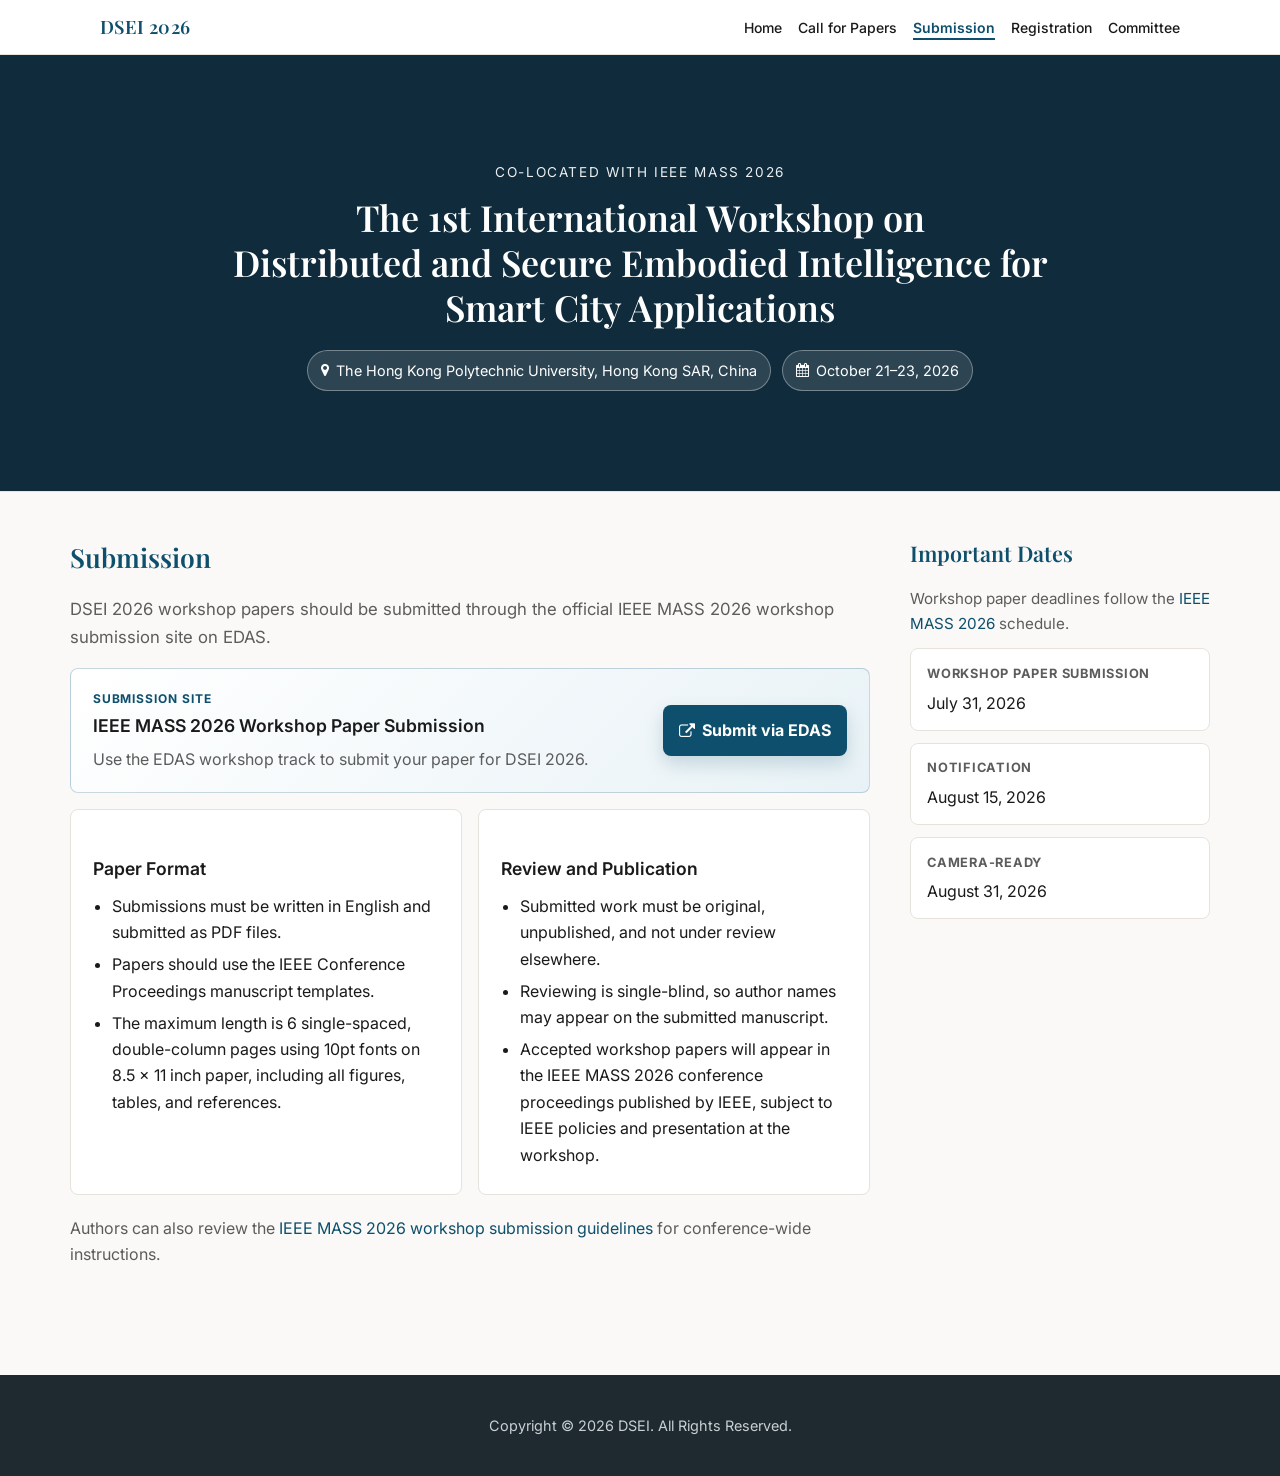
<file: submission.html>
<!DOCTYPE html>
<html lang="en">
<head>
    <meta charset="utf-8">
    <meta name="viewport" content="width=device-width, initial-scale=1.0">
    <meta name="description" content="DSEI 2026 — Submission link and paper submission guidelines.">
    <title>DSEI 2026 | Submission</title>
    <link rel="preconnect" href="https://fonts.googleapis.com">
    <link rel="preconnect" href="https://fonts.gstatic.com" crossorigin>
    <link href="https://fonts.googleapis.com/css2?family=Inter:wght@300;400;500;600;700&family=Playfair+Display:ital,wght@0,500;0,600;0,700;1,500&display=swap" rel="stylesheet">
    <link rel="stylesheet" href="https://cdnjs.cloudflare.com/ajax/libs/font-awesome/4.7.0/css/font-awesome.min.css" integrity="sha512-SfTiTlX6kk+qcp1LVZCOMMf9vYdYUR8PP4NpKGXXN1nviwr1V6S16ctzsInVVBdyJ/44b/PACKGhFOyWWtN5kw==" crossorigin="anonymous" referrerpolicy="no-referrer">
    <link rel="stylesheet" href="dsei.css">
</head>
<body>
    <header id="header">
        <div class="inner">
            <div class="brand">
                <a href="index.html"><strong>DSEI 2026</strong></a>
            </div>
            <button class="mobile-toggle" type="button" aria-label="Toggle menu" onclick="document.querySelector('.main-nav').classList.toggle('open')">
                <svg class="mobile-toggle-icon" width="24" height="24" viewBox="0 0 24 24" aria-hidden="true" focusable="false">
                    <circle cx="5" cy="12" r="2.5" fill="#111111"/>
                    <circle cx="12" cy="12" r="2.5" fill="#111111"/>
                    <circle cx="19" cy="12" r="2.5" fill="#111111"/>
                </svg>
            </button>
            <nav class="main-nav">
                <ul>
                    <li><a href="index.html">Home</a></li>
                    <li><a href="cfp.html">Call for Papers</a></li>
                    <li><a href="submission.html" class="active">Submission</a></li>
                    <li><a href="registration.html">Registration</a></li>
                    <li><a href="committee.html">Committee</a></li>
                </ul>
            </nav>
        </div>
    </header>

    <section id="hero">
        <div class="hero-inner">
            <p class="hero-kicker">Co-located with IEEE MASS 2026</p>
            <h1>The 1st International Workshop on<br>Distributed and Secure Embodied Intelligence for Smart City Applications</h1>
            <div class="hero-badges">
                <span class="hero-badge"><i class="fa fa-map-marker"></i> The Hong Kong Polytechnic University, Hong Kong SAR, China</span>
                <span class="hero-badge"><i class="fa fa-calendar"></i> October 21–23, 2026</span>
            </div>
        </div>
    </section>

    <main>
        <div class="main-layout">
            <div class="main-primary">
                <section id="submission">
                    <div class="container">
                        <h2>Submission</h2>
                        <p class="lead">
                            DSEI 2026 workshop papers should be submitted through the official IEEE MASS 2026 workshop submission site on EDAS.
                        </p>

                        <div class="submission-cta card">
                            <div class="submission-cta-copy">
                                <span class="submission-label">Submission site</span>
                                <h3>IEEE MASS 2026 Workshop Paper Submission</h3>
                                <p>
                                    Use the EDAS workshop track to submit your paper for DSEI 2026.
                                </p>
                            </div>
                            <a class="button-link" href="https://edas.info/N35076" target="_blank" rel="noopener noreferrer">
                                <i class="fa fa-external-link" aria-hidden="true"></i>
                                Submit via EDAS
                            </a>
                        </div>

                        <div class="submission-details">
                            <div class="card">
                                <h3>Paper Format</h3>
                                <ul class="clean">
                                    <li>Submissions must be written in English and submitted as PDF files.</li>
                                    <li>Papers should use the IEEE Conference Proceedings manuscript templates.</li>
                                    <li>The maximum length is 6 single-spaced, double-column pages using 10pt fonts on 8.5&nbsp;×&nbsp;11&nbsp;inch paper, including all figures, tables, and references.</li>
                                </ul>
                            </div>

                            <div class="card">
                                <h3>Review and Publication</h3>
                                <ul class="clean">
                                    <li>Submitted work must be original, unpublished, and not under review elsewhere.</li>
                                    <li>Reviewing is single-blind, so author names may appear on the submitted manuscript.</li>
                                    <li>Accepted workshop papers will appear in the IEEE MASS 2026 conference proceedings published by IEEE, subject to IEEE policies and presentation at the workshop.</li>
                                </ul>
                            </div>
                        </div>

                        <p class="submission-note">
                            Authors can also review the <a href="https://mass-conf.github.io/2026/listofworkshops.html" target="_blank" rel="noopener noreferrer">IEEE MASS 2026 workshop submission guidelines</a> for conference-wide instructions.
                        </p>
                    </div>
                </section>
            </div>

            <aside class="main-sidebar" aria-labelledby="dates-heading">
                <section id="dates" class="dates-sidebar-section">
                    <div class="container">
                        <h2 id="dates-heading">Important Dates</h2>
                        <p class="lead">Workshop paper deadlines follow the <a href="https://mass-conf.github.io/2026/index.html">IEEE MASS 2026</a> schedule.</p>
                        <div class="dates-grid">
                            <div class="date-item">
                                <strong>Workshop paper submission</strong>
                                July 31, 2026
                            </div>
                            <div class="date-item">
                                <strong>Notification</strong>
                                August 15, 2026
                            </div>
                            <div class="date-item">
                                <strong>Camera-ready</strong>
                                August 31, 2026
                            </div>
                        </div>
                    </div>
                </section>
            </aside>
        </div>
    </main>

    <footer>
        <div class="container">
            <p>Copyright © 2026 DSEI.  All Rights Reserved.</p>
        </div>
    </footer>

    <script>
        (function () {
            var nav = document.querySelector('.main-nav');
            nav.querySelectorAll('a').forEach(function (a) {
                a.addEventListener('click', function () {
                    if (window.innerWidth <= 900) nav.classList.remove('open');
                });
            });
        })();
    </script>
</body>
</html>
</file>
<file: dsei.css>
:root {
    --bg: #faf9f7;
    --surface: #ffffff;
    --text: #1a1a1a;
    --muted: #5c5c5c;
    --accent: #0d4f6c;
    --accent-soft: #e8f2f6;
    --border: #e6e2dc;
    --hero-overlay: rgba(13, 40, 55, 0.72);
}
* { box-sizing: border-box; }
html { scroll-behavior: smooth; }
body {
    margin: 0;
    font-family: "Inter", system-ui, sans-serif;
    font-size: 16px;
    line-height: 1.65;
    color: var(--text);
    background: var(--bg);
}
a { color: var(--accent); text-decoration: none; }
a:hover { text-decoration: underline; }

/* Header */
#header {
    position: sticky;
    top: 0;
    z-index: 100;
    background: rgba(255, 255, 255, 0.95);
    backdrop-filter: blur(8px);
    border-bottom: 1px solid var(--border);
}
#header .inner {
    max-width: 1120px;
    margin: 0 auto;
    padding: 0.75rem 1.25rem;
    display: flex;
    align-items: center;
    justify-content: space-between;
    gap: 1rem;
}
.brand {
    display: flex;
    flex-direction: column;
    gap: 0.1rem;
}
.brand a {
    text-decoration: none;
    color: inherit;
}
.brand a:hover { text-decoration: none; }
.brand strong {
    font-family: "Playfair Display", Georgia, serif;
    font-size: 1.15rem;
    font-weight: 600;
    color: var(--accent);
    letter-spacing: 0.02em;
}
.main-nav ul {
    list-style: none;
    margin: 0;
    padding: 0;
    display: flex;
    flex-wrap: wrap;
    gap: 0.25rem 1rem;
    align-items: center;
}
.main-nav a {
    font-size: 0.875rem;
    font-weight: 500;
    color: var(--text);
    text-decoration: none;
    padding: 0.35rem 0;
}
.main-nav a:hover { color: var(--accent); text-decoration: none; }
.main-nav a.active {
    color: var(--accent);
    font-weight: 600;
    border-bottom: 2px solid var(--accent);
    padding-bottom: 0.15rem;
}
.mobile-toggle {
    display: none;
    background: #ffffff;
    border: 1px solid rgba(0, 0, 0, 0.18);
    padding: 0.5rem 0.85rem;
    border-radius: 8px;
    cursor: pointer;
    color: #111111;
    font-size: 1.6rem;
    line-height: 1;
    box-shadow: 0 1px 4px rgba(0, 0, 0, 0.12);
    -webkit-tap-highlight-color: transparent;
}
/* 内联 SVG 三点，不依赖 Font Awesome 字体（移动端 CDN 失败时仍可见） */
.mobile-toggle-icon {
    display: block;
    flex-shrink: 0;
}
@media (max-width: 900px) {
    .main-nav { display: none; width: 100%; }
    .main-nav.open { display: block; }
    .main-nav ul { flex-direction: column; align-items: flex-start; padding: 0.5rem 0; }
    .mobile-toggle { display: inline-flex; align-items: center; justify-content: center; }
    #header .inner { flex-wrap: wrap; }
}

/* Hero */
#hero {
    position: relative;
    min-height: 420px;
    display: flex;
    align-items: center;
    justify-content: center;
    text-align: center;
    color: #fff;
    background: #1a3a4a url("https://yinlaetitia.github.io/isbdai2026/img/page/polyu.jpg") center/cover no-repeat;
}
#hero::before {
    content: "";
    position: absolute;
    inset: 0;
    background: var(--hero-overlay);
}
.hero-inner {
    position: relative;
    z-index: 1;
    max-width: 900px;
    padding: 3rem 1.25rem 3.5rem;
}
.hero-kicker {
    font-size: 0.85rem;
    text-transform: uppercase;
    letter-spacing: 0.12em;
    opacity: 0.92;
    margin-bottom: 0.75rem;
}
.hero-inner h1 {
    font-family: "Playfair Display", Georgia, serif;
    font-weight: 600;
    font-size: clamp(1.5rem, 4vw, 2.25rem);
    line-height: 1.25;
    margin: 0 0 1rem;
}
.hero-badges {
    display: flex;
    flex-wrap: wrap;
    gap: 0.65rem;
    justify-content: center;
    margin-top: 1.25rem;
}
.hero-badge {
    display: inline-flex;
    align-items: center;
    gap: 0.4rem;
    font-size: 0.9rem;
    padding: 0.45rem 0.85rem;
    background: rgba(255, 255, 255, 0.12);
    border: 1px solid rgba(255, 255, 255, 0.35);
    border-radius: 999px;
}

/* Sections */
main { padding-bottom: 3rem; }
.container {
    max-width: 900px;
    margin: 0 auto;
    padding: 0 1.25rem;
}
section {
    padding: 2.75rem 0;
    border-bottom: 1px solid var(--border);
}
main > .main-layout > .main-primary > section:last-child { border-bottom: none; }

/* Two-column layout */
.main-layout {
    display: grid;
    grid-template-columns: minmax(0, 1fr) minmax(260px, 300px);
    gap: 2rem 2.5rem;
    max-width: 1180px;
    margin: 0 auto;
    padding: 0 1.25rem;
    align-items: start;
}
.main-primary {
    min-width: 0;
}
.main-primary section .container {
    max-width: none;
    margin: 0;
    padding-left: 0;
    padding-right: 0;
}
.main-sidebar {
    position: sticky;
    top: 4rem;
    align-self: start;
}
.main-sidebar .container {
    max-width: none;
    margin: 0;
    padding-left: 0;
    padding-right: 0;
}
.main-sidebar .dates-sidebar-section {
    padding: 2.75rem 0;
    border-bottom: none;
}
.main-sidebar .dates-sidebar-section h2 {
    font-size: 1.35rem;
    margin-bottom: 0.65rem;
}
.main-sidebar .dates-sidebar-section .lead {
    font-size: 0.95rem;
    margin-bottom: 0.75rem;
}
.main-sidebar .dates-grid {
    grid-template-columns: 1fr;
    margin-top: 0.5rem;
}
.main-sidebar .date-item {
    padding: 0.85rem 1rem;
}
@media (max-width: 960px) {
    .main-layout {
        grid-template-columns: 1fr;
        gap: 0;
    }
    .main-sidebar {
        position: static;
        border-top: 1px solid var(--border);
    }
    .main-sidebar .dates-sidebar-section {
        padding: 2.75rem 0;
    }
    .main-primary section .container {
        padding-left: 0;
        padding-right: 0;
    }
}
h2 {
    font-family: "Playfair Display", Georgia, serif;
    font-size: 1.65rem;
    font-weight: 600;
    color: var(--accent);
    margin: 0 0 1rem;
}
h3 {
    font-size: 1.1rem;
    font-weight: 600;
    margin: 1.5rem 0 0.6rem;
    color: var(--text);
}
.lead {
    font-size: 1.05rem;
    color: var(--muted);
}
ul.clean {
    margin: 0.5rem 0 0;
    padding-left: 1.2rem;
}
ul.clean li { margin: 0.35rem 0; }

.card {
    background: var(--surface);
    border: 1px solid var(--border);
    border-radius: 8px;
    padding: 1.25rem 1.35rem;
    margin: 1rem 0;
}
.dates-grid {
    display: grid;
    grid-template-columns: repeat(auto-fill, minmax(240px, 1fr));
    gap: 0.75rem;
    margin-top: 1rem;
}
.date-item {
    background: var(--surface);
    border: 1px solid var(--border);
    border-radius: 8px;
    padding: 1rem 1.1rem;
}
.date-item strong {
    display: block;
    font-size: 0.8rem;
    text-transform: uppercase;
    letter-spacing: 0.06em;
    color: var(--muted);
    margin-bottom: 0.35rem;
}
.track {
    margin: 1.25rem 0;
}
.track h3 {
    font-family: "Playfair Display", Georgia, serif;
    font-size: 1.15rem;
    color: var(--accent);
    margin-top: 0;
}
.submission-cta {
    display: flex;
    align-items: center;
    justify-content: space-between;
    gap: 1.25rem;
    border-color: rgba(13, 79, 108, 0.22);
    background: linear-gradient(135deg, #ffffff 0%, var(--accent-soft) 100%);
}
.submission-cta h3 {
    margin: 0.15rem 0 0.35rem;
    color: var(--text);
}
.submission-cta p {
    margin: 0;
    color: var(--muted);
}
.submission-label {
    display: block;
    font-size: 0.75rem;
    font-weight: 700;
    letter-spacing: 0.08em;
    text-transform: uppercase;
    color: var(--accent);
}
.button-link {
    display: inline-flex;
    align-items: center;
    justify-content: center;
    gap: 0.45rem;
    min-width: 170px;
    padding: 0.75rem 1rem;
    border-radius: 8px;
    background: var(--accent);
    color: #ffffff;
    font-weight: 700;
    text-decoration: none;
    white-space: nowrap;
    box-shadow: 0 8px 18px rgba(13, 79, 108, 0.18);
}
.button-link:hover {
    background: #0a4058;
    color: #ffffff;
    text-decoration: none;
}
.submission-details {
    display: grid;
    grid-template-columns: repeat(2, minmax(0, 1fr));
    gap: 1rem;
}
.submission-details .card {
    margin: 0;
}
.submission-note {
    margin-top: 1.25rem;
    color: var(--muted);
}
@media (max-width: 760px) {
    .submission-cta {
        align-items: stretch;
        flex-direction: column;
    }
    .button-link {
        width: 100%;
    }
    .submission-details {
        grid-template-columns: 1fr;
    }
}
.people-grid {
    display: grid;
    gap: 1rem;
    margin-top: 1rem;
}
.person {
    padding: 1rem 1.1rem;
    background: var(--surface);
    border: 1px solid var(--border);
    border-radius: 8px;
}
.person-name {
    display: block;
    margin-bottom: 0.2rem;
    font-weight: 600;
    color: #1565c0;
    text-decoration: none;
}
.person-name:hover { text-decoration: underline; }
.person .meta { font-size: 0.9rem; color: var(--muted); }
.pc-list {
    columns: 2;
    column-gap: 2rem;
    margin: 0.5rem 0 0;
    padding-left: 1.2rem;
}
@media (max-width: 640px) {
    .pc-list { columns: 1; }
}
footer {
    background: #1e2a30;
    color: #c8d0d4;
    padding: 2rem 1.25rem;
    font-size: 0.9rem;
    text-align: center;
}
footer .container { max-width: 900px; }
footer a { color: #9ec9dd; }
footer p { margin: 0.4rem 0; }
</file>
